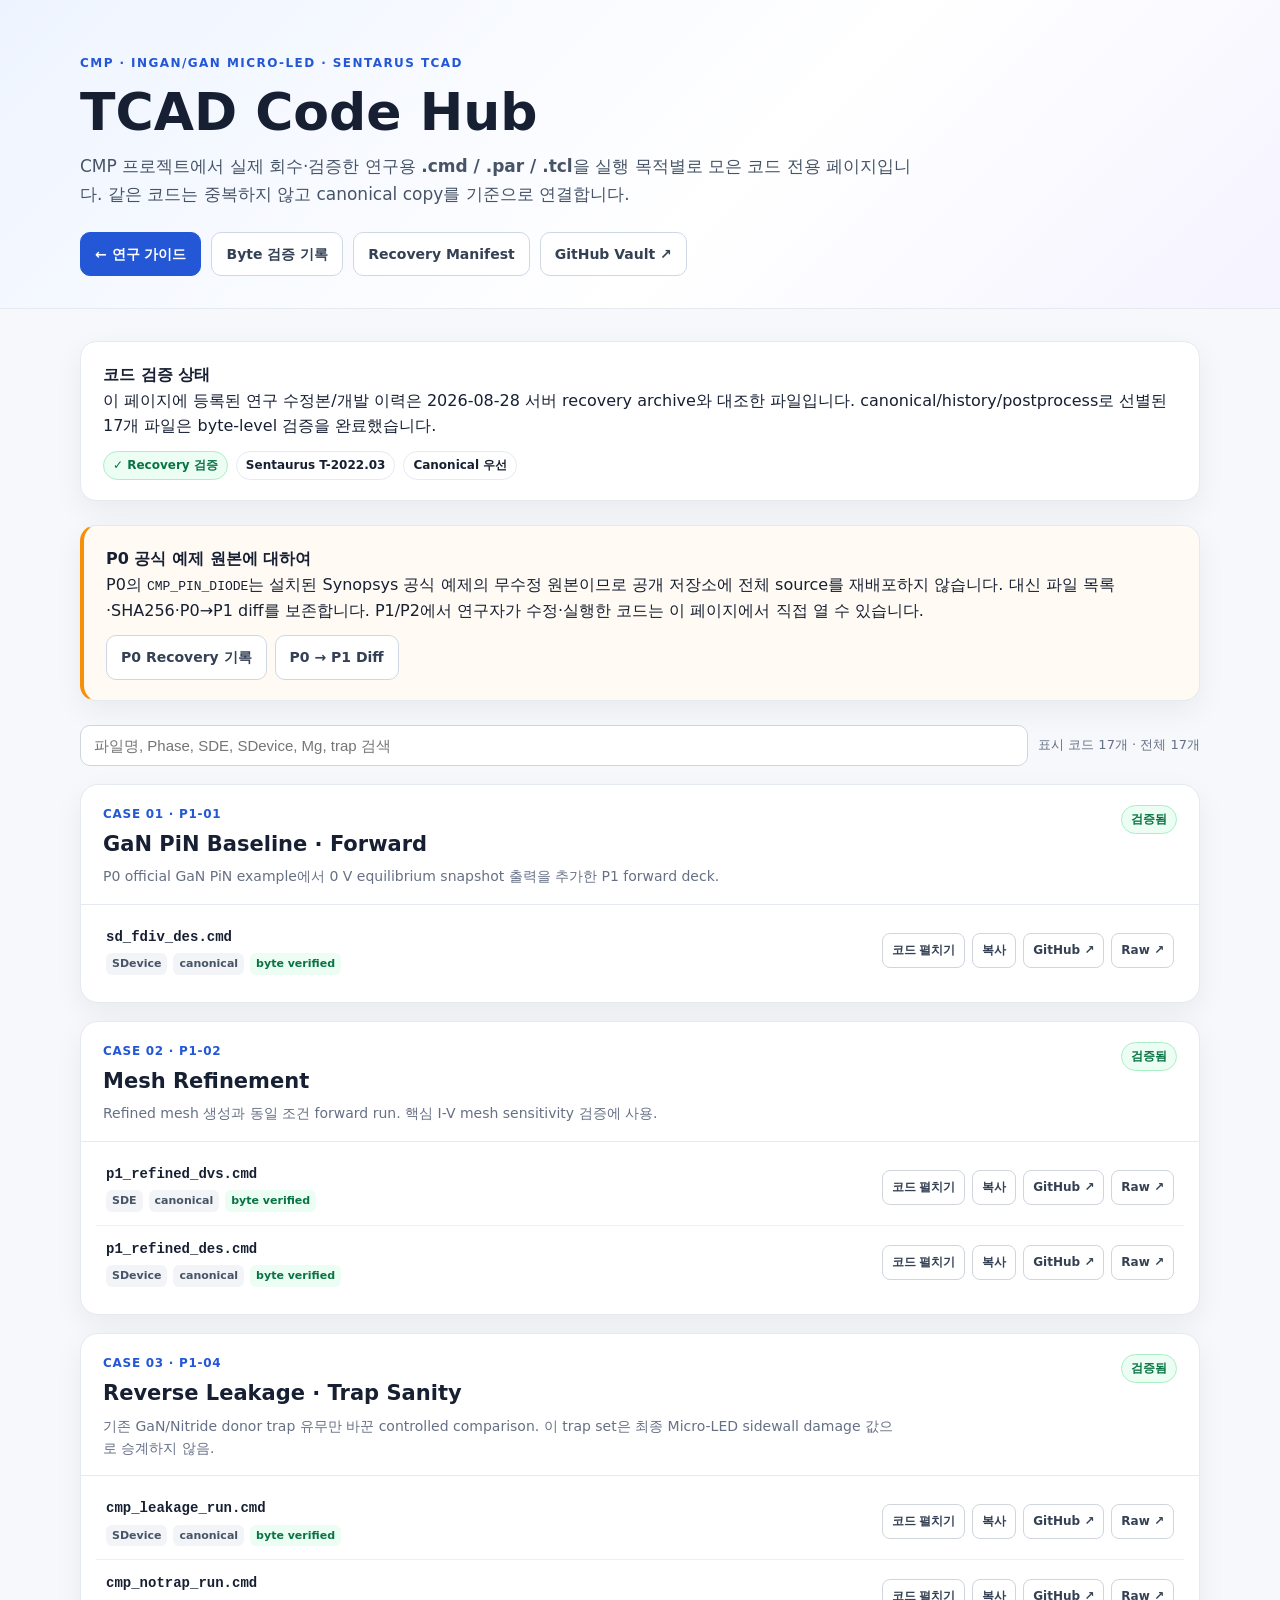
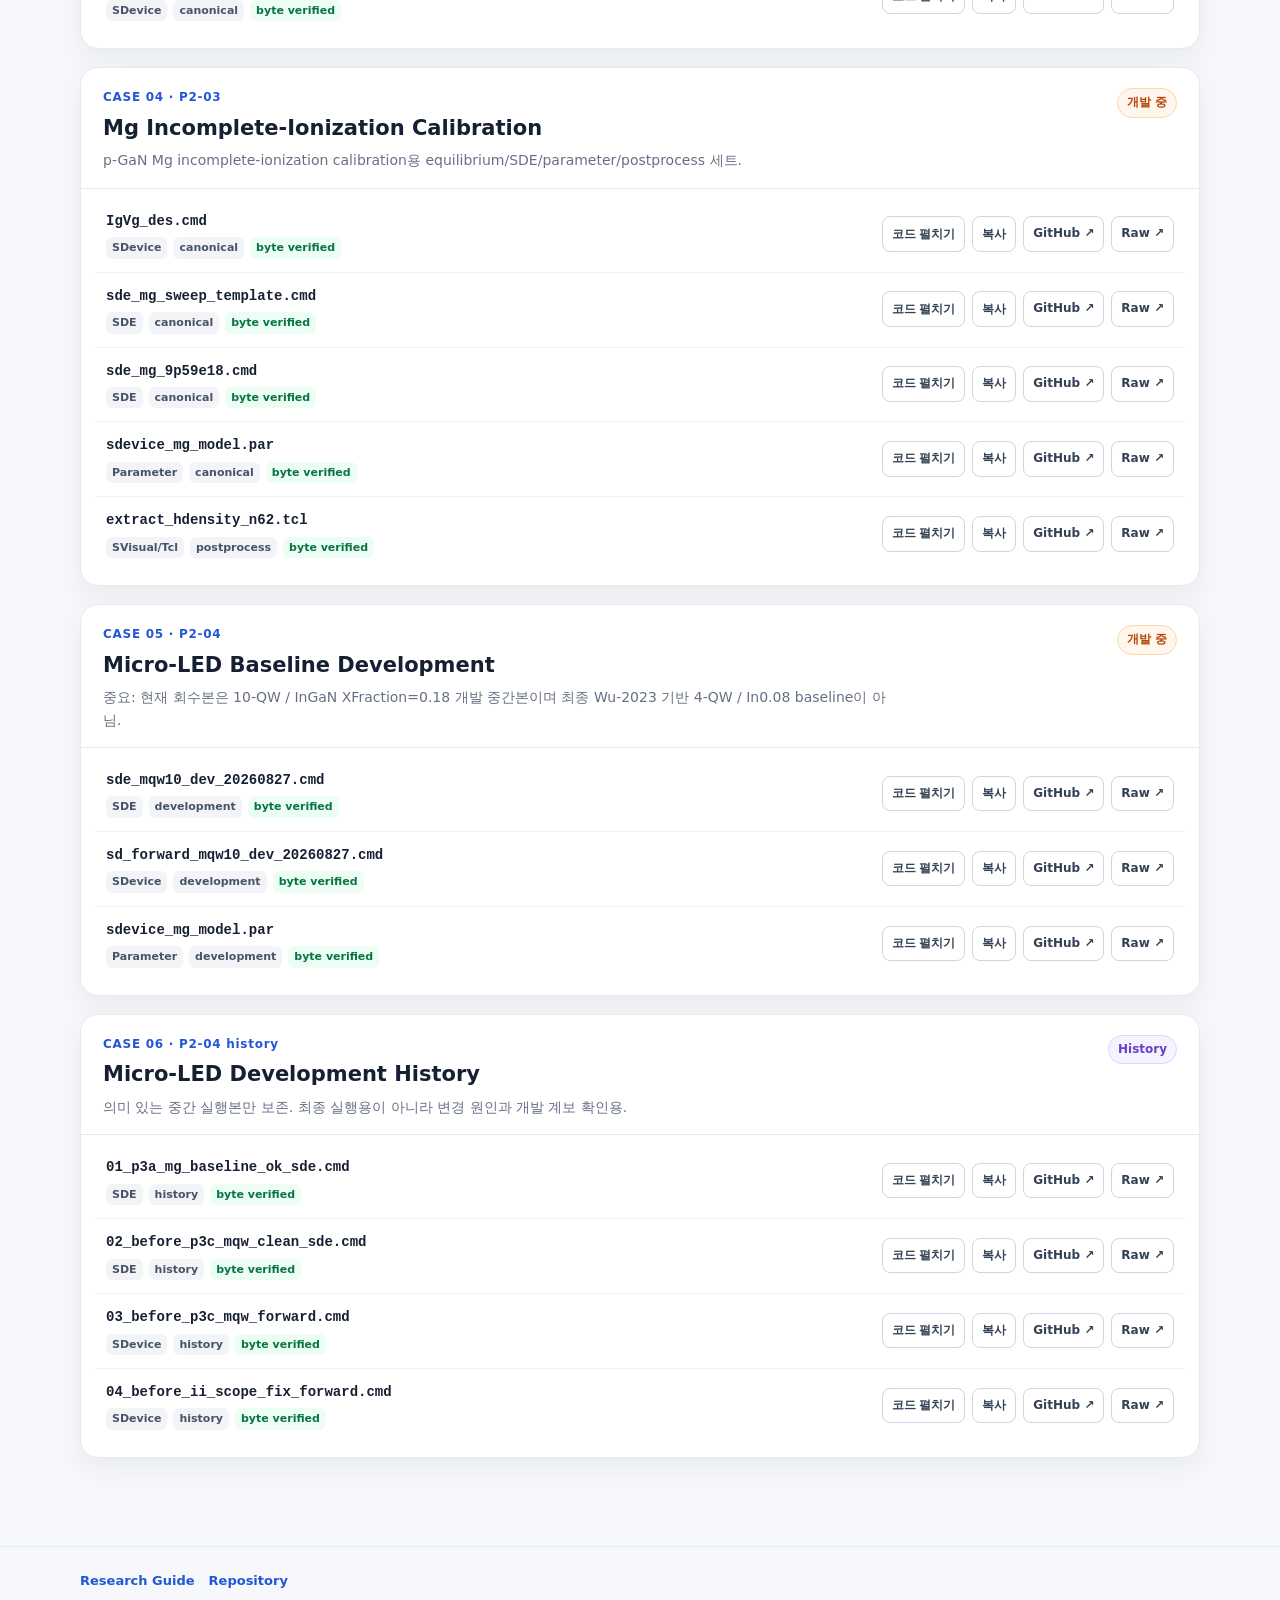
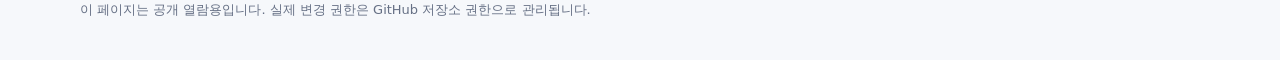
<file: cmp-microled-code/index.html>
<!doctype html>
<html lang="ko">
<head>
<meta charset="utf-8" />
<meta name="viewport" content="width=device-width, initial-scale=1" />
<meta http-equiv="Cache-Control" content="no-cache, no-store, must-revalidate" />
<title>CMP Micro-LED TCAD Code Hub</title>
<meta name="description" content="CMP InGaN/GaN Micro-LED Sentaurus TCAD command, parameter and Tcl code collection" />
<style>
:root{--bg:#f6f8fb;--card:#fff;--ink:#172033;--muted:#667085;--line:#e5e9f0;--blue:#2457d6;--green:#087443;--greenbg:#ecfdf3;--orange:#b54708;--orangebg:#fff7ed;--purple:#6941c6;--purplebg:#f5f3ff;--shadow:0 10px 30px rgba(16,24,40,.06)}
*{box-sizing:border-box}body{margin:0;background:var(--bg);color:var(--ink);font-family:Inter,Pretendard,"Noto Sans KR",system-ui,-apple-system,BlinkMacSystemFont,"Segoe UI",sans-serif;line-height:1.6}.wrap{width:min(1120px,calc(100% - 32px));margin:0 auto}.hero{padding:54px 0 32px;background:linear-gradient(135deg,#eef4ff 0%,#fff 58%,#f5f3ff 100%);border-bottom:1px solid var(--line)}.eyebrow{font-size:12px;font-weight:800;letter-spacing:.12em;color:var(--blue);text-transform:uppercase}.hero h1{font-size:clamp(30px,5vw,52px);line-height:1.12;margin:10px 0 12px}.lead{max-width:850px;color:#475467;font-size:17px;margin:0}.hero-actions{display:flex;flex-wrap:wrap;gap:10px;margin-top:24px}.btn{display:inline-flex;align-items:center;gap:7px;border:1px solid #cfd7e6;border-radius:10px;background:#fff;color:#344054;text-decoration:none;padding:10px 14px;font-weight:750;font-size:14px;cursor:pointer}.btn:hover{border-color:#9eb3df;transform:translateY(-1px)}.btn.primary{background:var(--blue);color:#fff;border-color:var(--blue)}main{padding:32px 0 70px}.notice{background:#fff;border:1px solid var(--line);border-radius:16px;padding:20px 22px;box-shadow:var(--shadow);margin-bottom:24px}.warning{border-left:4px solid #f79009;background:#fffbf4}.meta-row{display:flex;flex-wrap:wrap;gap:8px;margin-top:12px}.badge{display:inline-flex;align-items:center;border-radius:999px;padding:4px 9px;font-size:12px;font-weight:800;border:1px solid var(--line);background:#fff}.badge.ok{color:var(--green);background:var(--greenbg);border-color:#abefc6}.badge.dev{color:var(--orange);background:var(--orangebg);border-color:#fed7aa}.badge.history{color:var(--purple);background:var(--purplebg);border-color:#d9d6fe}.toolbar{display:flex;gap:10px;align-items:center;margin:24px 0 18px}.search{flex:1;border:1px solid #d0d5dd;border-radius:10px;padding:11px 13px;font-size:15px;background:#fff}.count{font-size:13px;color:var(--muted);white-space:nowrap}.group{background:var(--card);border:1px solid var(--line);border-radius:18px;box-shadow:var(--shadow);margin:0 0 18px;overflow:hidden}.group-head{padding:20px 22px 16px;border-bottom:1px solid var(--line);display:flex;gap:18px;justify-content:space-between;align-items:flex-start}.group-kicker{font-size:12px;font-weight:850;color:var(--blue);letter-spacing:.06em}.group h2{margin:4px 0;font-size:21px}.group-note{margin:0;color:var(--muted);font-size:14px;max-width:800px}.file-list{padding:8px 14px 14px}.file{border:1px solid transparent;border-radius:12px;padding:12px 10px}.file+.file{border-top-color:#edf0f4;border-top-left-radius:0;border-top-right-radius:0}.file-top{display:flex;gap:12px;justify-content:space-between;align-items:center}.file-name{font-family:"Cascadia Code","SFMono-Regular",Consolas,monospace;font-size:14px;font-weight:700;overflow-wrap:anywhere}.file-sub{display:flex;flex-wrap:wrap;gap:6px;margin-top:5px}.mini{font-size:11px;font-weight:800;color:#475467;background:#f2f4f7;border-radius:6px;padding:2px 6px}.mini.verified{color:var(--green);background:var(--greenbg)}.file-actions{display:flex;flex-wrap:wrap;gap:7px;justify-content:flex-end}.smallbtn{border:1px solid #d0d5dd;border-radius:8px;background:#fff;color:#344054;padding:7px 9px;font-size:12px;font-weight:750;text-decoration:none;cursor:pointer}.smallbtn:hover{background:#f9fafb}.codebox{display:none;margin-top:11px;background:#101828;color:#e4e7ec;border-radius:10px;padding:14px;max-height:520px;overflow:auto;font-family:"Cascadia Code","SFMono-Regular",Consolas,monospace;font-size:12px;line-height:1.55;white-space:pre}.codebox.open{display:block}.codebox.loading{color:#b2ccff}.codebox.error{color:#fecdca}.empty{padding:40px;text-align:center;color:var(--muted)}footer{border-top:1px solid var(--line);padding:24px 0 40px;color:var(--muted);font-size:13px}.footlinks{display:flex;flex-wrap:wrap;gap:14px;margin-bottom:8px}.footlinks a{color:var(--blue);text-decoration:none;font-weight:750}@media(max-width:700px){.group-head,.file-top{flex-direction:column}.file-actions{justify-content:flex-start}.toolbar{align-items:stretch;flex-direction:column}.count{white-space:normal}}
</style>
</head>
<body>
<header class="hero"><div class="wrap">
  <div class="eyebrow">CMP · InGaN/GaN MICRO-LED · SENTARUS TCAD</div>
  <h1>TCAD Code Hub</h1>
  <p class="lead">CMP 프로젝트에서 실제 회수·검증한 연구용 <strong>.cmd / .par / .tcl</strong>을 실행 목적별로 모은 코드 전용 페이지입니다. 같은 코드는 중복하지 않고 canonical copy를 기준으로 연결합니다.</p>
  <div class="hero-actions">
    <a class="btn primary" href="../cmp-microled-guide/">← 연구 가이드</a>
    <a class="btn" href="../cmp-microled-guide/tcad-vault/2026-08-28_COMMAND_BYTE_VERIFICATION.md">Byte 검증 기록</a>
    <a class="btn" href="../cmp-microled-guide/tcad-vault/2026-08-28_COMMAND_RECOVERY_MANIFEST.md">Recovery Manifest</a>
    <a class="btn" href="https://github.com/TaekGyu0801/LEE-TAEK-GYU.github.io/tree/main/cmp-microled-guide/tcad-vault" target="_blank" rel="noopener">GitHub Vault ↗</a>
  </div>
</div></header>
<main class="wrap">
  <section class="notice">
    <strong>코드 검증 상태</strong><br>
    이 페이지에 등록된 연구 수정본/개발 이력은 2026-08-28 서버 recovery archive와 대조한 파일입니다. canonical/history/postprocess로 선별된 17개 파일은 byte-level 검증을 완료했습니다.
    <div class="meta-row"><span class="badge ok">✓ Recovery 검증</span><span class="badge">Sentaurus T-2022.03</span><span class="badge">Canonical 우선</span></div>
  </section>
  <section class="notice warning">
    <strong>P0 공식 예제 원본에 대하여</strong><br>
    P0의 <code>CMP_PIN_DIODE</code>는 설치된 Synopsys 공식 예제의 무수정 원본이므로 공개 저장소에 전체 source를 재배포하지 않습니다. 대신 파일 목록·SHA256·P0→P1 diff를 보존합니다. P1/P2에서 연구자가 수정·실행한 코드는 이 페이지에서 직접 열 수 있습니다.
    <div class="meta-row"><a class="btn" href="../cmp-microled-guide/tcad-vault/P0/P0-02/README.md">P0 Recovery 기록</a><a class="btn" href="../cmp-microled-guide/tcad-vault/P0/P0-02/P0_TO_P1_DIFF.md">P0 → P1 Diff</a></div>
  </section>
  <div class="toolbar"><input id="search" class="search" type="search" placeholder="파일명, Phase, SDE, SDevice, Mg, trap 검색" /><div id="count" class="count">불러오는 중…</div></div>
  <div id="groups"><div class="empty">코드 목록 불러오는 중…</div></div>
</main>
<footer><div class="wrap"><div class="footlinks"><a href="../cmp-microled-guide/">Research Guide</a><a href="https://github.com/TaekGyu0801/LEE-TAEK-GYU.github.io" target="_blank" rel="noopener">Repository</a></div><div>이 페이지는 공개 열람용입니다. 실제 변경 권한은 GitHub 저장소 권한으로 관리됩니다.</div></div></footer>
<script>
const repo='TaekGyu0801/LEE-TAEK-GYU.github.io';
const branch='main';
let manifest=null;
const groupsEl=document.getElementById('groups');
const searchEl=document.getElementById('search');
const countEl=document.getElementById('count');
const esc=s=>String(s).replace(/[&<>"']/g,c=>({'&':'&amp;','<':'&lt;','>':'&gt;','"':'&quot;',"'":'&#039;'}[c]));
function statusBadge(s){if(s==='verified')return '<span class="badge ok">검증됨</span>';if(s==='development'||s==='in-progress')return '<span class="badge dev">개발 중</span>';return '<span class="badge history">History</span>'}
function gh(path){return `https://github.com/${repo}/blob/${branch}/${path}`}
function raw(path){return `https://raw.githubusercontent.com/${repo}/${branch}/${path}`}
function api(path){return `https://api.github.com/repos/${repo}/contents/${path.split('/').map(encodeURIComponent).join('/')}?ref=${branch}`}
function render(q=''){
 const query=q.trim().toLowerCase();let visibleFiles=0;let html='';
 for(const g of manifest.groups){
  const files=g.files.filter(f=>!query||`${g.phase} ${g.title} ${g.note} ${f.name} ${f.type} ${f.state}`.toLowerCase().includes(query));
  if(!files.length)continue;visibleFiles+=files.length;
  html+=`<section class="group"><div class="group-head"><div><div class="group-kicker">CASE ${esc(g.id)} · ${esc(g.phase)}</div><h2>${esc(g.title)}</h2><p class="group-note">${esc(g.note)}</p></div>${statusBadge(g.status)}</div><div class="file-list">`;
  for(const f of files){html+=`<article class="file" data-path="${esc(f.path)}"><div class="file-top"><div><div class="file-name">${esc(f.name)}</div><div class="file-sub"><span class="mini">${esc(f.type)}</span><span class="mini">${esc(f.state)}</span>${f.verified?'<span class="mini verified">byte verified</span>':''}</div></div><div class="file-actions"><button class="smallbtn view" type="button">코드 펼치기</button><button class="smallbtn copy" type="button">복사</button><a class="smallbtn" href="${gh(f.path)}" target="_blank" rel="noopener">GitHub ↗</a><a class="smallbtn" href="${raw(f.path)}" target="_blank" rel="noopener">Raw ↗</a></div></div><pre class="codebox"></pre></article>`}
  html+='</div></section>';
 }
 groupsEl.innerHTML=html||'<div class="empty">검색 결과가 없습니다.</div>';
 countEl.textContent=`표시 코드 ${visibleFiles}개 · 전체 ${manifest.groups.reduce((n,g)=>n+g.files.length,0)}개`;
 wire();
}
function decodeBase64Utf8(value){const binary=atob(value.replace(/\s/g,''));const bytes=Uint8Array.from(binary,c=>c.charCodeAt(0));return new TextDecoder('utf-8').decode(bytes)}
async function getCode(article){
 const box=article.querySelector('.codebox');
 if(box.dataset.loaded==='1')return box.textContent;
 const path=article.dataset.path;
 box.classList.add('open','loading');box.classList.remove('error');box.textContent='코드 불러오는 중…';
 try{
  const r=await fetch(`${raw(path)}?v=${Date.now()}`,{cache:'no-store'});
  if(r.ok){const text=await r.text();box.textContent=text;box.dataset.loaded='1';box.classList.remove('loading');return text}
 }catch(e){}
 try{
  const r=await fetch(`${api(path)}&v=${Date.now()}`,{cache:'no-store',headers:{'Accept':'application/vnd.github+json'}});
  if(!r.ok)throw new Error(`GitHub API HTTP ${r.status}`);
  const data=await r.json();
  const text=data.encoding==='base64'?decodeBase64Utf8(data.content||''):String(data.content||'');
  if(!text)throw new Error('empty content');
  box.textContent=text;box.dataset.loaded='1';box.classList.remove('loading');return text;
 }catch(e){box.classList.remove('loading');box.classList.add('error');box.textContent=`코드를 자동으로 불러오지 못했습니다.\n오른쪽의 GitHub 또는 Raw 버튼으로 열어 주세요.\n\n오류: ${e.message}`;throw e}
}
function wire(){
 document.querySelectorAll('.file').forEach(article=>{
  const view=article.querySelector('.view');const copy=article.querySelector('.copy');const box=article.querySelector('.codebox');
  view?.addEventListener('click',async()=>{
   if(box.classList.contains('open')&&box.dataset.loaded==='1'){box.classList.remove('open');view.textContent='코드 펼치기';return}
   box.classList.add('open');view.textContent='코드 접기';try{await getCode(article)}catch(e){}
  });
  copy?.addEventListener('click',async()=>{try{const text=await getCode(article);await navigator.clipboard.writeText(text);copy.textContent='복사됨 ✓';setTimeout(()=>copy.textContent='복사',1200)}catch(e){copy.textContent='복사 실패';setTimeout(()=>copy.textContent='복사',1500)}});
 });
}
async function init(){
 try{const r=await fetch(`code-manifest.json?v=${Date.now()}`,{cache:'no-store'});if(!r.ok)throw new Error(`HTTP ${r.status}`);manifest=await r.json();render()}catch(e){groupsEl.innerHTML=`<div class="empty">코드 목록을 불러오지 못했습니다.<br>${esc(e.message)}</div>`}
}
searchEl.addEventListener('input',()=>manifest&&render(searchEl.value));
init();
</script>
</body>
</html>
</file>
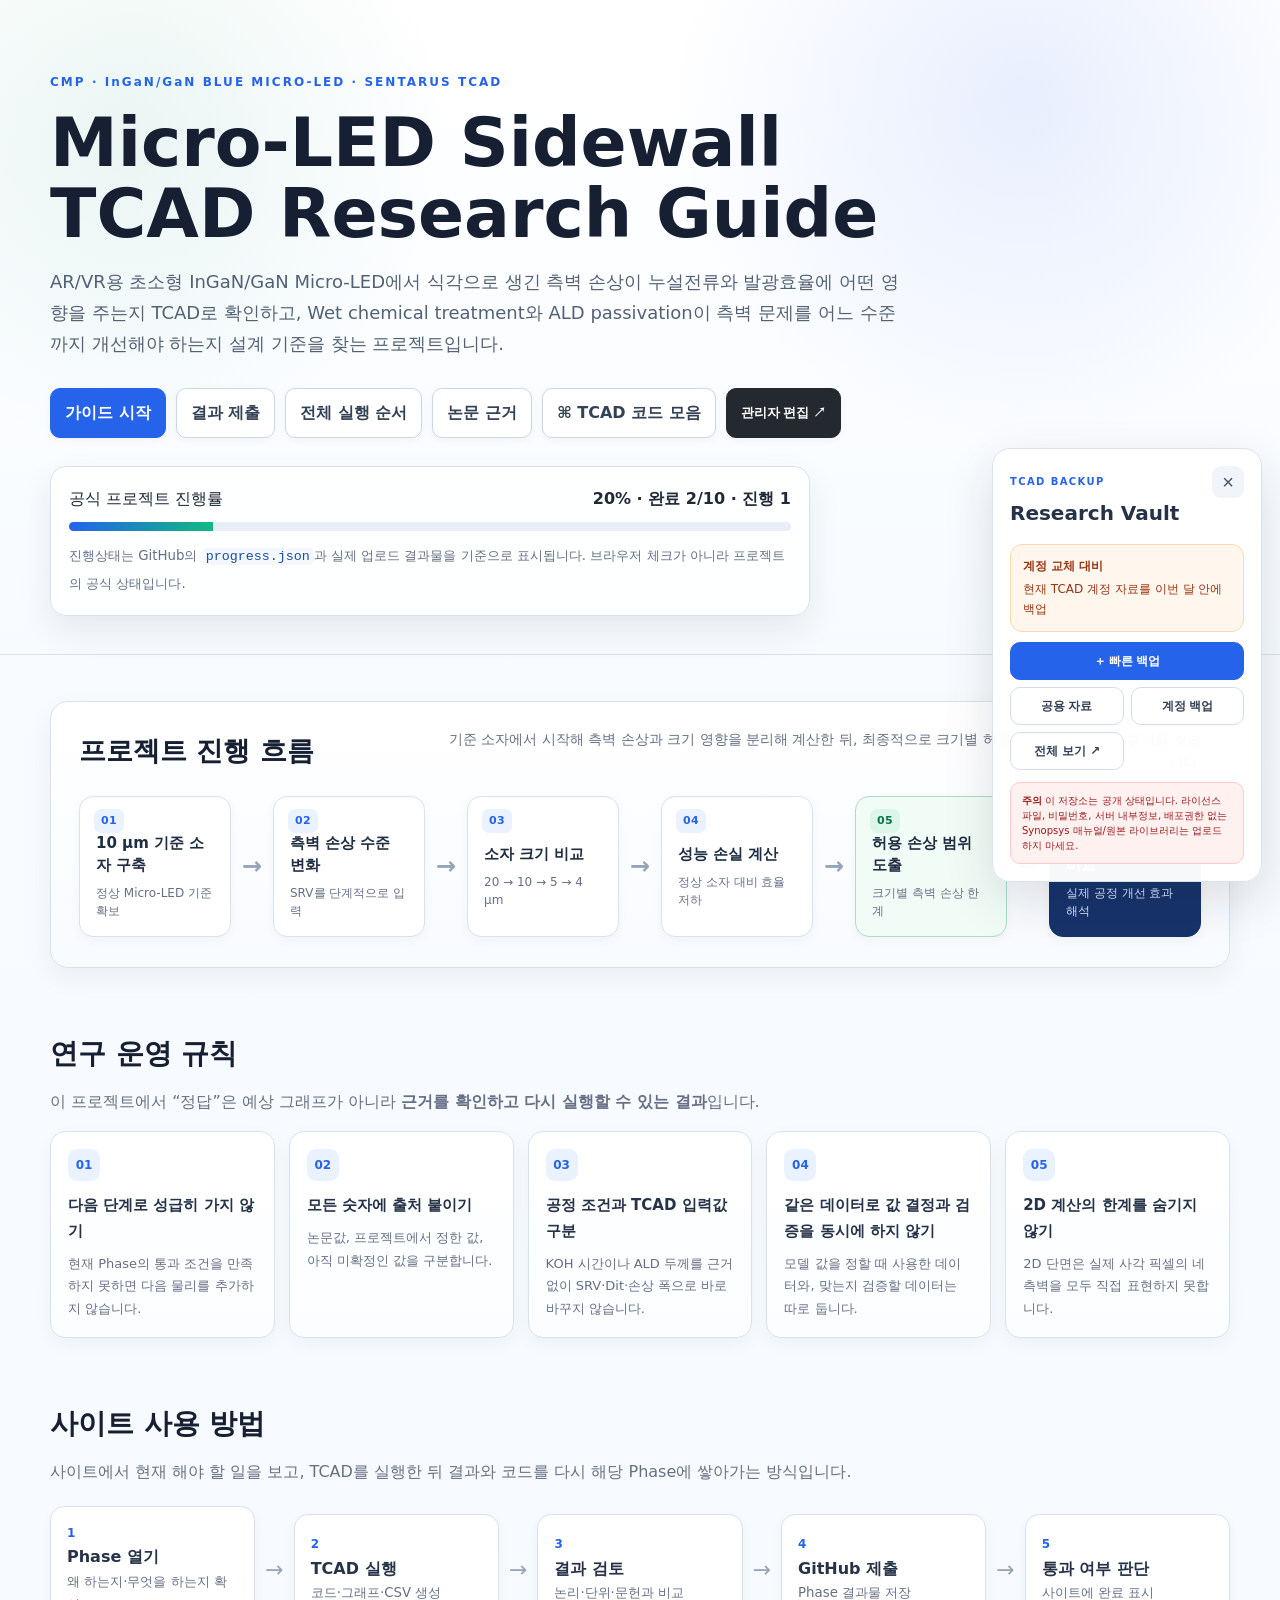
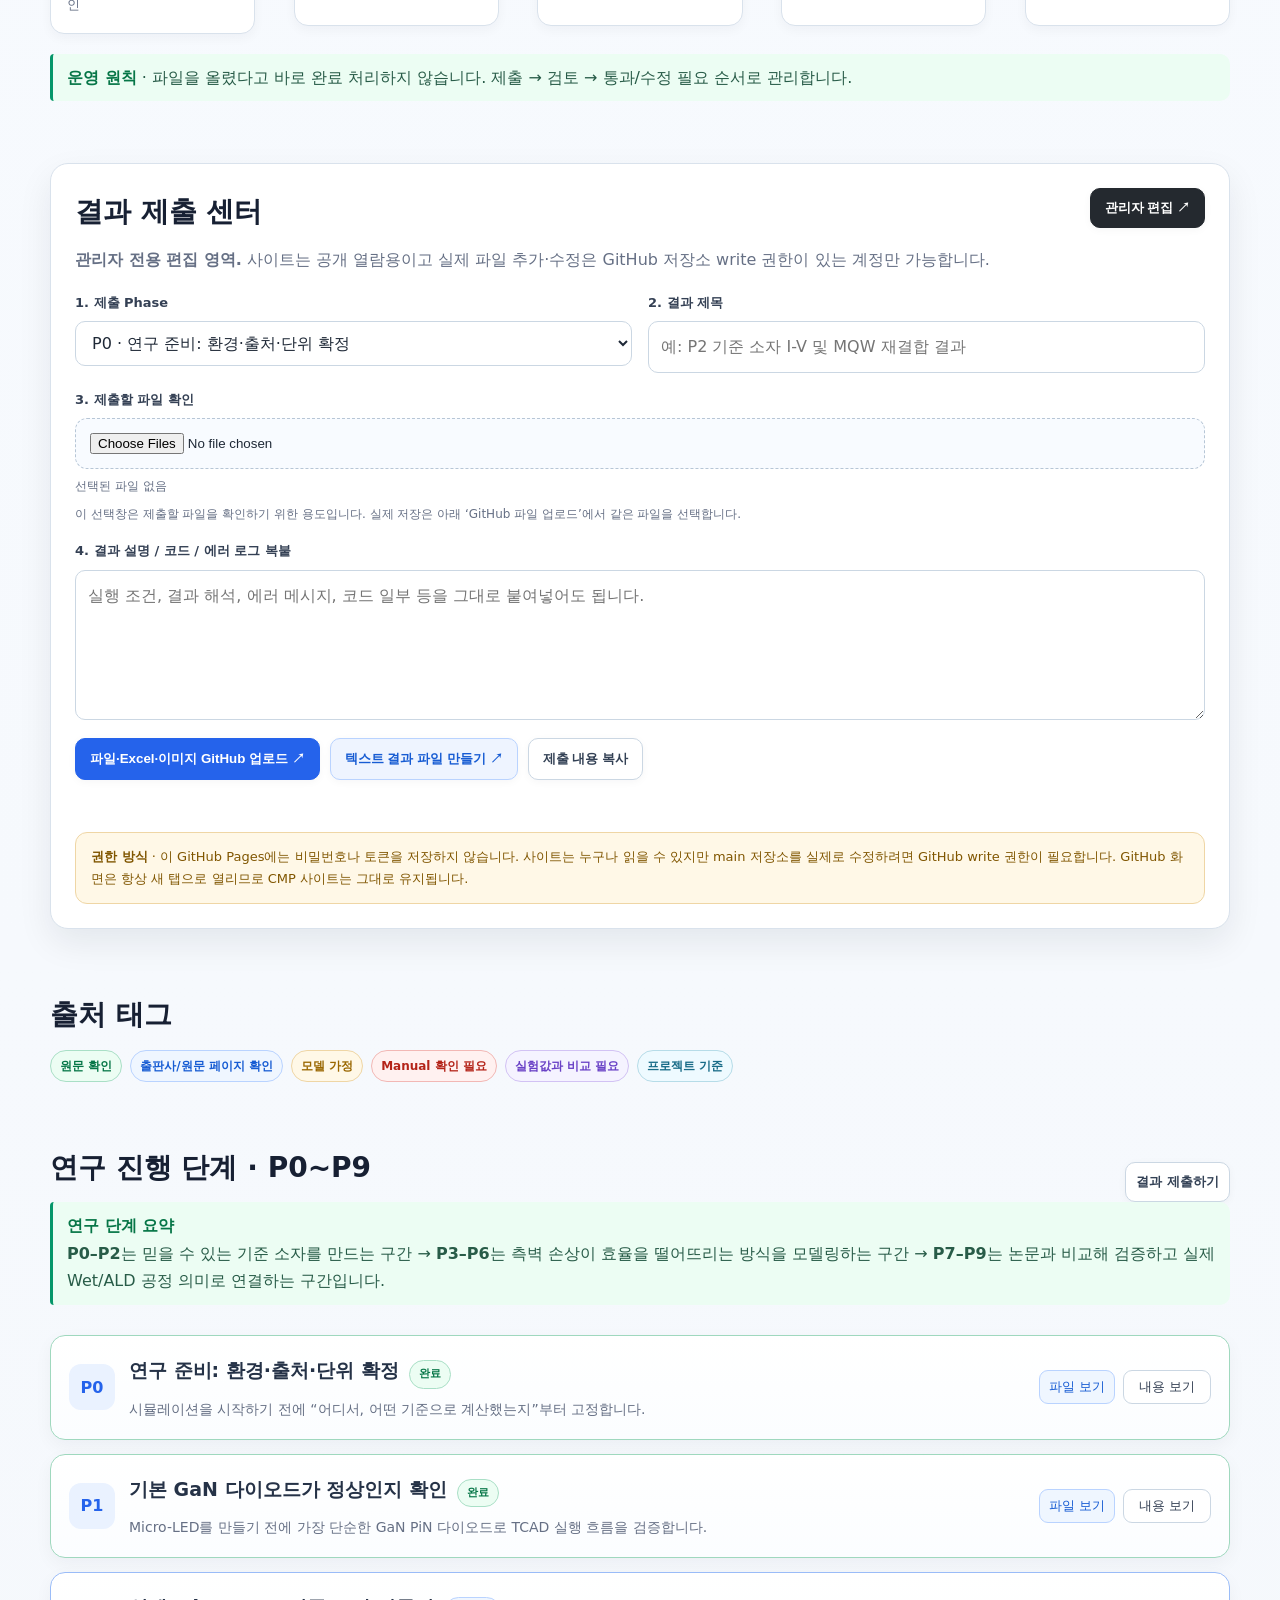
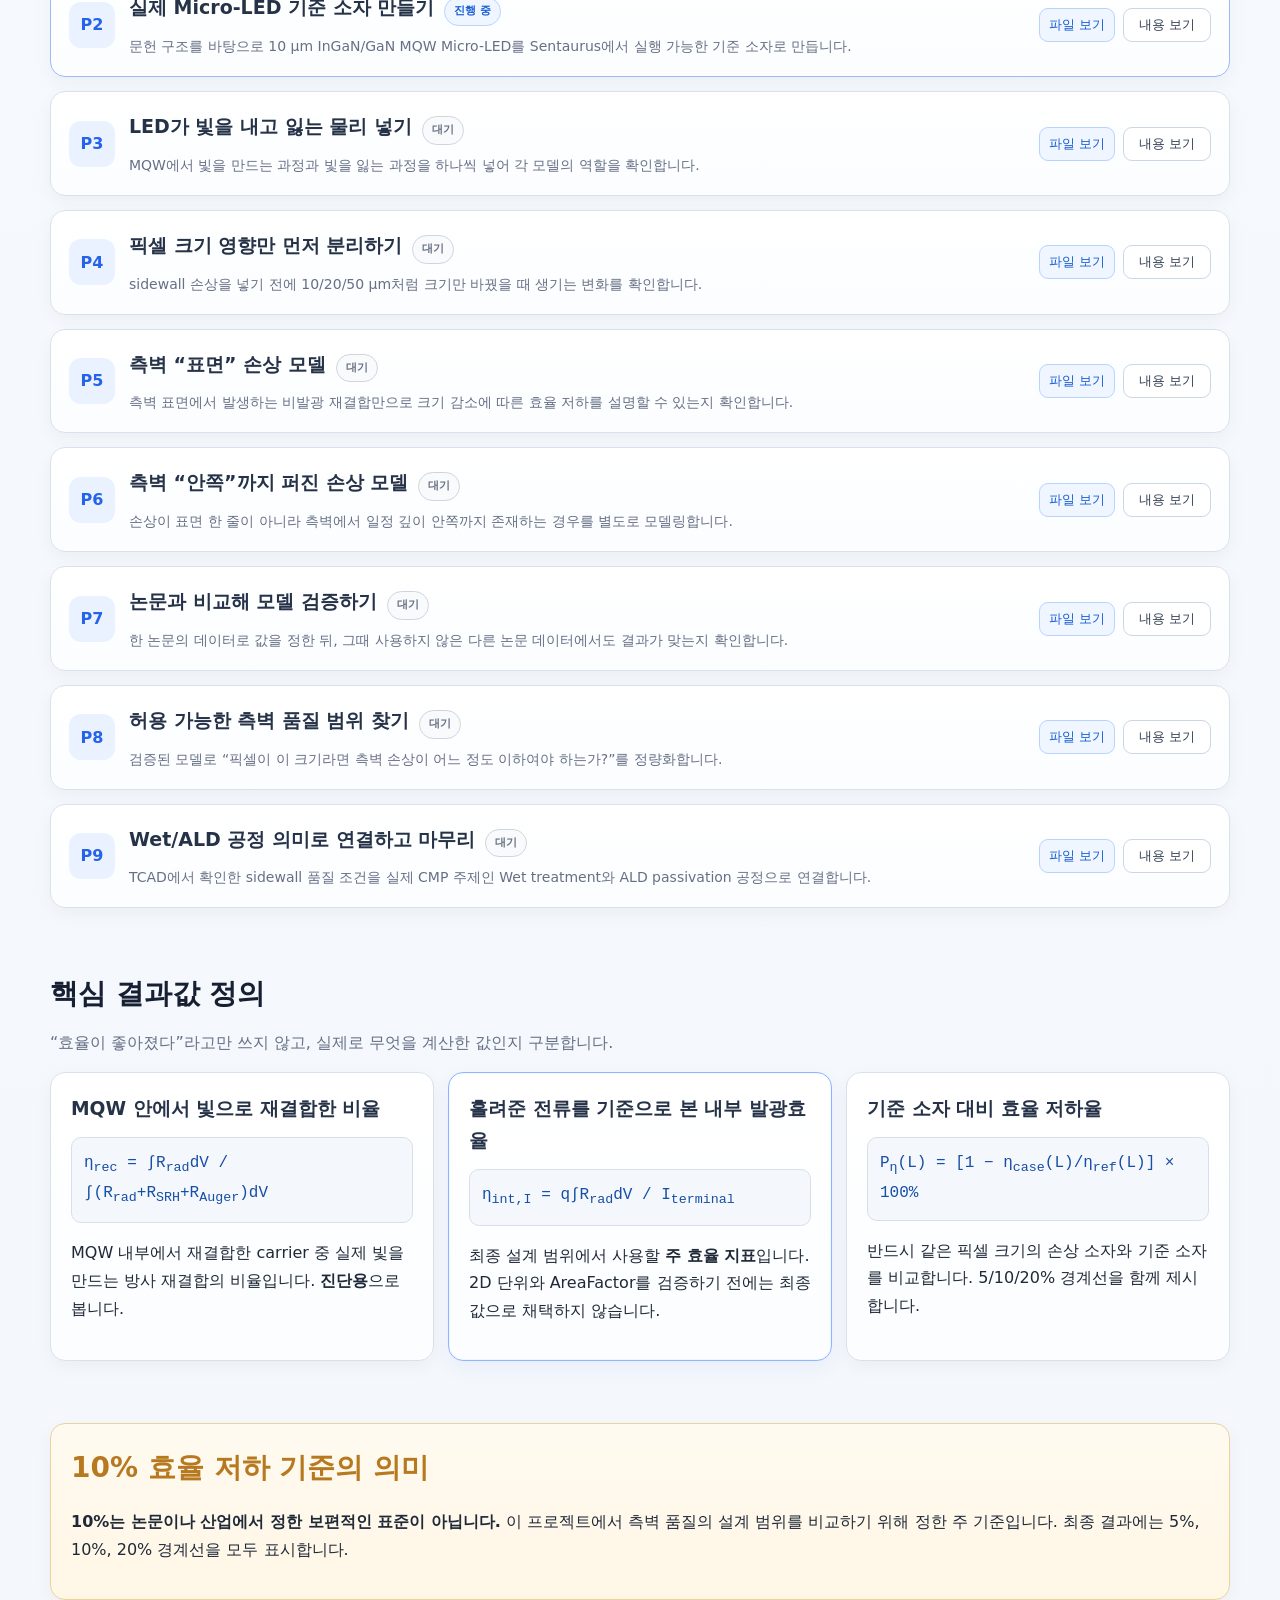
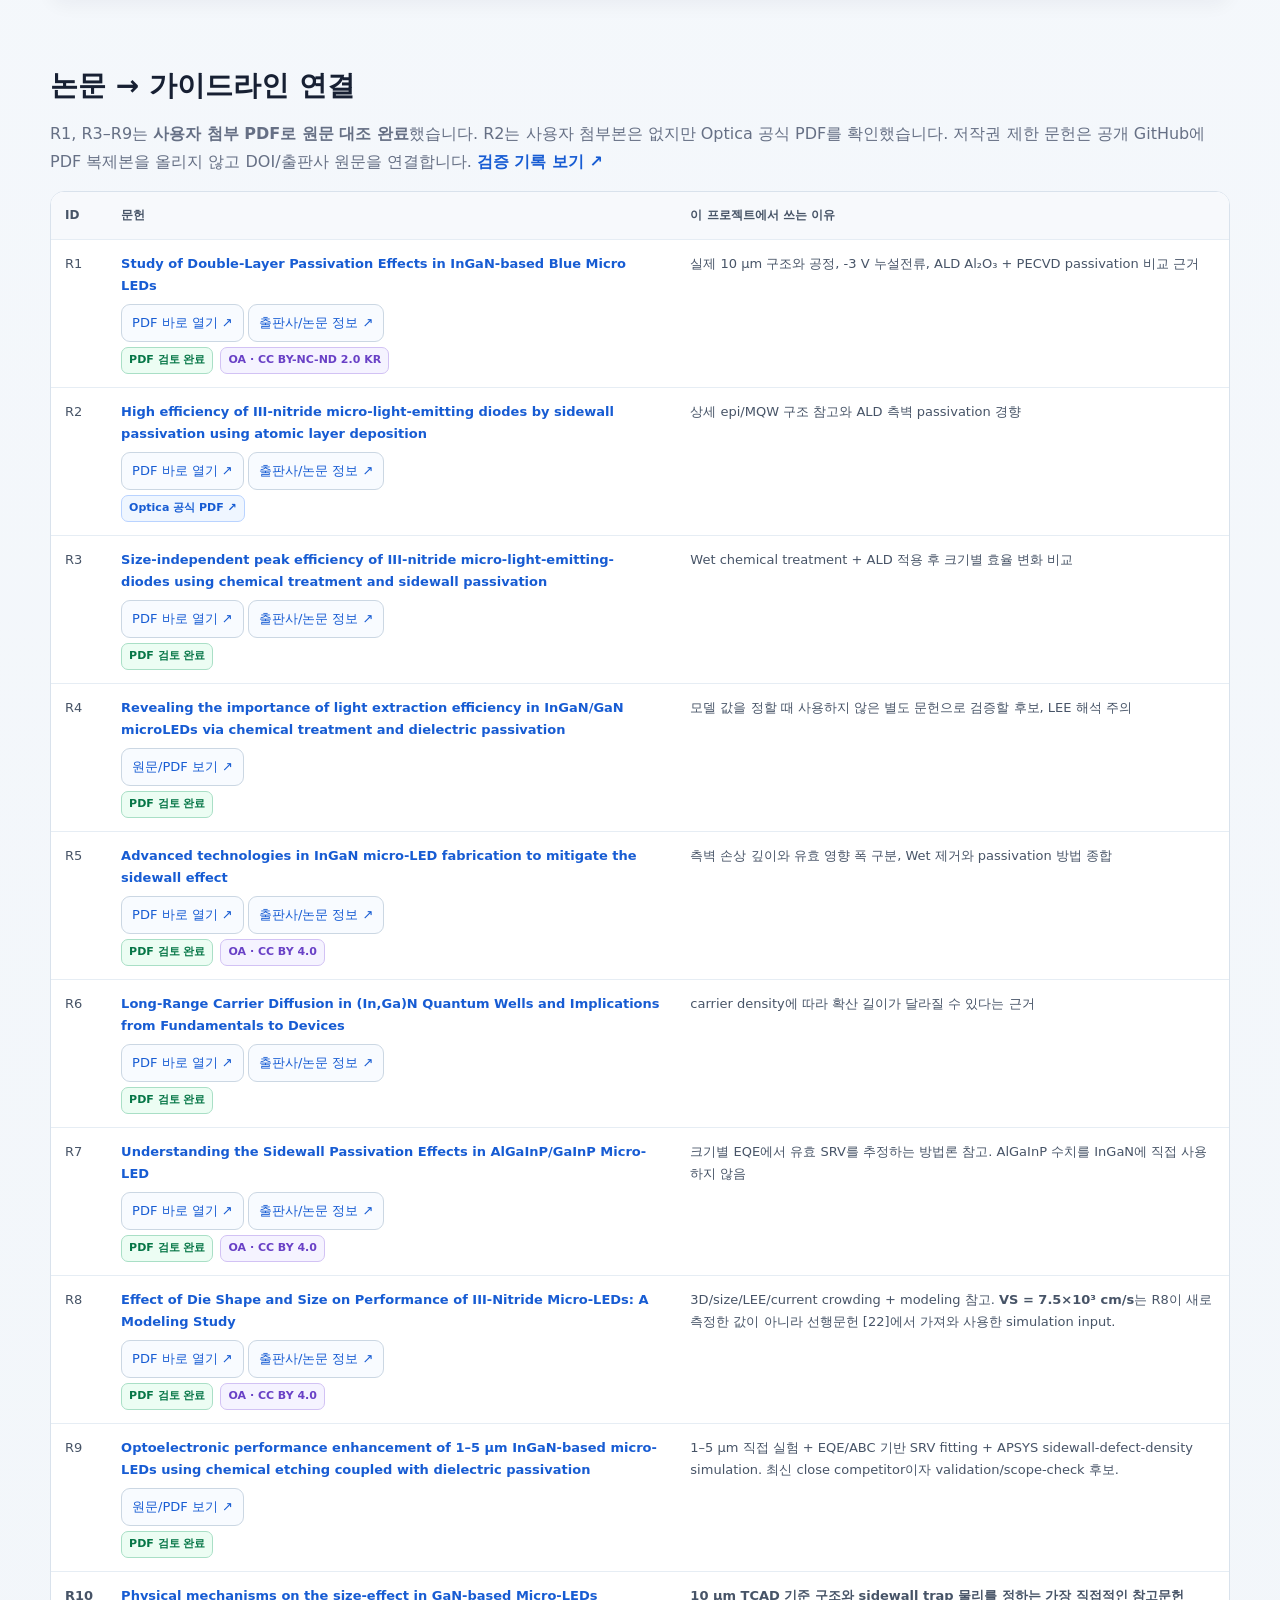
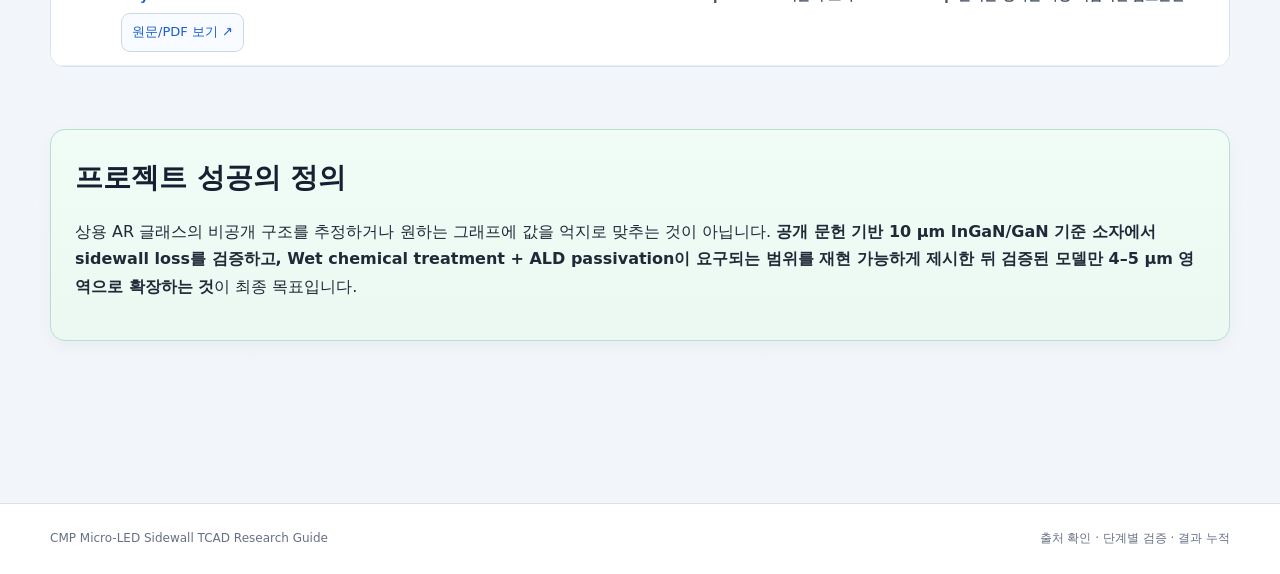
<file: cmp-microled-guide/index.html>
<!doctype html>
<html lang="ko">
<head>
  <meta charset="utf-8" />
  <meta name="viewport" content="width=device-width, initial-scale=1" />
  <title>CMP Micro-LED TCAD Research Guide</title>
  <meta name="description" content="InGaN/GaN Micro-LED sidewall TCAD research guide, progress dashboard, artifacts and validation gates" />
  <link rel="stylesheet" href="style.css?v=20260825-light2" />
  <link rel="stylesheet" href="submit.css?v=20260829-pipeline2" />
</head>
<body>
  <header class="hero">
    <div class="wrap">
      <div class="eyebrow">CMP · InGaN/GaN BLUE MICRO-LED · SENTARUS TCAD</div>
      <h1>Micro-LED Sidewall TCAD Research Guide</h1>
      <p class="lead">AR/VR용 초소형 InGaN/GaN Micro-LED에서 식각으로 생긴 측벽 손상이 누설전류와 발광효율에 어떤 영향을 주는지 TCAD로 확인하고, Wet chemical treatment와 ALD passivation이 측벽 문제를 어느 수준까지 개선해야 하는지 설계 기준을 찾는 프로젝트입니다.</p>
      <div class="hero-actions">
        <a class="btn primary" href="#workflow">가이드 시작</a>
        <a class="btn" href="#submit">결과 제출</a>
        <a class="btn" href="GUIDELINE.md">전체 실행 순서</a>
        <a class="btn" href="#references">논문 근거</a>
        <button class="btn login-btn" id="githubLoginBtn" type="button">GitHub 로그인 ↗</button>
      </div>
      <div class="progress-card">
        <div class="progress-head"><span>공식 프로젝트 진행률</span><strong id="progressText">불러오는 중…</strong></div>
        <div class="progress"><div id="progressBar"></div></div>
        <small>진행상태는 GitHub의 <code>progress.json</code>과 실제 업로드 결과물을 기준으로 표시됩니다. 브라우저 체크가 아니라 프로젝트의 공식 상태입니다.</small>
      </div>
    </div>
  </header>

  <main class="wrap">
    <section class="project-pipeline" aria-labelledby="pipelineTitle">
      <div class="pipeline-heading">
        <h2 id="pipelineTitle">프로젝트 진행 흐름</h2>
        <p>기준 소자에서 시작해 측벽 손상과 크기 영향을 분리해 계산한 뒤, 최종적으로 크기별 허용 가능한 측벽 손상 범위를 찾습니다.</p>
      </div>
      <div class="pipeline-grid">
        <article class="pipeline-step">
          <b>01</b>
          <strong>10 µm 기준 소자 구축</strong>
          <span>정상 Micro-LED 기준 확보</span>
        </article>
        <div class="pipeline-arrow">→</div>
        <article class="pipeline-step">
          <b>02</b>
          <strong>측벽 손상 수준 변화</strong>
          <span>SRV를 단계적으로 입력</span>
        </article>
        <div class="pipeline-arrow">→</div>
        <article class="pipeline-step">
          <b>03</b>
          <strong>소자 크기 비교</strong>
          <span>20 → 10 → 5 → 4 µm</span>
        </article>
        <div class="pipeline-arrow">→</div>
        <article class="pipeline-step">
          <b>04</b>
          <strong>성능 손실 계산</strong>
          <span>정상 소자 대비 효율 저하</span>
        </article>
        <div class="pipeline-arrow">→</div>
        <article class="pipeline-step pipeline-step-result">
          <b>05</b>
          <strong>허용 손상 범위 도출</strong>
          <span>크기별 측벽 손상 한계</span>
        </article>
        <div class="pipeline-arrow">→</div>
        <article class="pipeline-step pipeline-step-final">
          <b>06</b>
          <strong>Wet / ALD와 비교</strong>
          <span>실제 공정 개선 효과 해석</span>
        </article>
      </div>
    </section>

    <section class="rules" id="rules">
      <h2>연구 운영 규칙</h2>
      <p class="section-intro">이 프로젝트에서 “정답”은 예상 그래프가 아니라 <strong>근거를 확인하고 다시 실행할 수 있는 결과</strong>입니다.</p>
      <div class="grid rules-grid">
        <article class="rule"><b>01</b><h3>다음 단계로 성급히 가지 않기</h3><p>현재 Phase의 통과 조건을 만족하지 못하면 다음 물리를 추가하지 않습니다.</p></article>
        <article class="rule"><b>02</b><h3>모든 숫자에 출처 붙이기</h3><p>논문값, 프로젝트에서 정한 값, 아직 미확정인 값을 구분합니다.</p></article>
        <article class="rule"><b>03</b><h3>공정 조건과 TCAD 입력값 구분</h3><p>KOH 시간이나 ALD 두께를 근거 없이 SRV·Dit·손상 폭으로 바로 바꾸지 않습니다.</p></article>
        <article class="rule"><b>04</b><h3>같은 데이터로 값 결정과 검증을 동시에 하지 않기</h3><p>모델 값을 정할 때 사용한 데이터와, 맞는지 검증할 데이터는 따로 둡니다.</p></article>
        <article class="rule"><b>05</b><h3>2D 계산의 한계를 숨기지 않기</h3><p>2D 단면은 실제 사각 픽셀의 네 측벽을 모두 직접 표현하지 못합니다.</p></article>
      </div>
    </section>

    <section class="upload-flow" id="upload-flow">
      <h2>사이트 사용 방법</h2>
      <p class="section-intro">사이트에서 현재 해야 할 일을 보고, TCAD를 실행한 뒤 결과와 코드를 다시 해당 Phase에 쌓아가는 방식입니다.</p>
      <div class="flow-row">
        <div class="flow-step"><b>1</b><span>Phase 열기</span><small>왜 하는지·무엇을 하는지 확인</small></div>
        <div class="flow-arrow">→</div>
        <div class="flow-step"><b>2</b><span>TCAD 실행</span><small>코드·그래프·CSV 생성</small></div>
        <div class="flow-arrow">→</div>
        <div class="flow-step"><b>3</b><span>결과 검토</span><small>논리·단위·문헌과 비교</small></div>
        <div class="flow-arrow">→</div>
        <div class="flow-step"><b>4</b><span>GitHub 제출</span><small>Phase 결과물 저장</small></div>
        <div class="flow-arrow">→</div>
        <div class="flow-step"><b>5</b><span>통과 여부 판단</span><small>사이트에 완료 표시</small></div>
      </div>
      <div class="gate"><strong>운영 원칙</strong> · 파일을 올렸다고 바로 완료 처리하지 않습니다. 제출 → 검토 → 통과/수정 필요 순서로 관리합니다.</div>
    </section>

    <section id="submit">
      <div class="submission-center">
        <div class="submission-head">
          <div>
            <h2>결과 제출 센터</h2>
            <p>Phase를 선택하고 파일·Excel/CSV·이미지·코드·텍스트 결과를 해당 Phase의 GitHub 제출 폴더에 올립니다.</p>
          </div>
          <button class="btn login-btn" id="githubLoginBtn2" type="button" onclick="document.getElementById('githubLoginBtn').click()">GitHub 로그인 ↗</button>
        </div>

        <div class="submission-grid">
          <div class="field">
            <label for="submitPhase">1. 제출 Phase</label>
            <select id="submitPhase">
              <option value="P0">P0 · 연구 준비: 환경·출처·단위 확정</option>
              <option value="P1">P1 · 기본 GaN 다이오드 동작 확인</option>
              <option value="P2">P2 · 실제 Micro-LED 기준 소자 만들기</option>
              <option value="P3">P3 · 발광·손실 물리 넣기</option>
              <option value="P4">P4 · 픽셀 크기 영향 분리</option>
              <option value="P5">P5 · 측벽 표면 손상 모델</option>
              <option value="P6">P6 · 측벽 내부 손상 모델</option>
              <option value="P7">P7 · 논문과 비교해 모델 검증</option>
              <option value="P8">P8 · 측벽 품질 설계 범위 찾기</option>
              <option value="P9">P9 · Wet/ALD 공정으로 연결하고 마무리</option>
            </select>
          </div>

          <div class="field">
            <label for="submitTitle">2. 결과 제목</label>
            <input id="submitTitle" type="text" placeholder="예: P2 기준 소자 I-V 및 MQW 재결합 결과" />
          </div>

          <div class="field full">
            <label for="submitFiles">3. 제출할 파일 확인</label>
            <input id="submitFiles" type="file" multiple accept=".xlsx,.xls,.csv,.txt,.md,.cmd,.plt,.tdr,.log,.png,.jpg,.jpeg,.pdf,.zip" />
            <div class="helper" id="fileSummary">선택된 파일 없음</div>
            <div class="helper">이 선택창은 제출할 파일을 확인하기 위한 용도입니다. 실제 저장은 아래 ‘GitHub 파일 업로드’에서 같은 파일을 선택합니다.</div>
          </div>

          <div class="field full">
            <label for="submitText">4. 결과 설명 / 코드 / 에러 로그 복붙</label>
            <textarea id="submitText" placeholder="실행 조건, 결과 해석, 에러 메시지, 코드 일부 등을 그대로 붙여넣어도 됩니다."></textarea>
          </div>
        </div>

        <div class="submission-actions">
          <button class="btn submit-primary" id="githubUploadBtn" type="button">파일·Excel·이미지 GitHub 업로드 ↗</button>
          <button class="btn submit-secondary" id="githubNewTextBtn" type="button">텍스트 결과 파일 만들기 ↗</button>
          <button class="btn" id="copySubmissionBtn" type="button">제출 내용 복사</button>
        </div>
        <div class="copy-status" id="copyStatus"></div>
        <div class="submission-note"><strong>왜 GitHub 화면을 한 번 거치나?</strong> 이 사이트는 GitHub Pages 정적 사이트라 비밀번호나 GitHub 권한 토큰을 사이트 코드에 저장하지 않습니다. 로그인과 실제 파일 저장은 GitHub 공식 화면에서 처리하고, 이 사이트는 Phase별 제출 위치로 바로 연결합니다.</div>
      </div>
    </section>

    <section class="source-tags">
      <h2>출처 태그</h2>
      <div class="chips">
        <span class="chip source">원문 확인</span>
        <span class="chip source2">출판사/원문 페이지 확인</span>
        <span class="chip assumption">모델 가정</span>
        <span class="chip manual">Manual 확인 필요</span>
        <span class="chip calibration">실험값과 비교 필요</span>
        <span class="chip project">프로젝트 기준</span>
      </div>
    </section>

    <section id="workflow">
      <div class="section-head">
        <div><h2>연구 진행 단계 · P0~P9</h2></div>
        <a class="btn small" href="#submit">결과 제출하기</a>
      </div>
      <div id="phaseList" class="phase-list"></div>
    </section>

    <section class="metrics" id="metrics">
      <h2>핵심 결과값 정의</h2>
      <p class="section-intro">“효율이 좋아졌다”라고만 쓰지 않고, 실제로 무엇을 계산한 값인지 구분합니다.</p>
      <div class="grid metric-grid">
        <article class="metric-card"><h3>MQW 안에서 빛으로 재결합한 비율</h3><div class="formula">η<sub>rec</sub> = ∫R<sub>rad</sub>dV / ∫(R<sub>rad</sub>+R<sub>SRH</sub>+R<sub>Auger</sub>)dV</div><p>MQW 내부에서 재결합한 carrier 중 실제 빛을 만드는 방사 재결합의 비율입니다. <strong>진단용</strong>으로 봅니다.</p></article>
        <article class="metric-card focus"><h3>흘려준 전류를 기준으로 본 내부 발광효율</h3><div class="formula">η<sub>int,I</sub> = q∫R<sub>rad</sub>dV / I<sub>terminal</sub></div><p>최종 설계 범위에서 사용할 <strong>주 효율 지표</strong>입니다. 2D 단위와 AreaFactor를 검증하기 전에는 최종값으로 채택하지 않습니다.</p></article>
        <article class="metric-card"><h3>기준 소자 대비 효율 저하율</h3><div class="formula">P<sub>η</sub>(L) = [1 − η<sub>case</sub>(L)/η<sub>ref</sub>(L)] × 100%</div><p>반드시 같은 픽셀 크기의 손상 소자와 기준 소자를 비교합니다. 5/10/20% 경계선을 함께 제시합니다.</p></article>
      </div>
    </section>

    <section class="warning-box">
      <h2>10% 효율 저하 기준의 의미</h2>
      <p><strong>10%는 논문이나 산업에서 정한 보편적인 표준이 아닙니다.</strong> 이 프로젝트에서 측벽 품질의 설계 범위를 비교하기 위해 정한 주 기준입니다. 최종 결과에는 5%, 10%, 20% 경계선을 모두 표시합니다.</p>
    </section>

    <section id="references">
      <h2>논문 → 가이드라인 연결</h2>
      <p class="section-intro">논문 제목이나 아래 버튼을 누르면 가능한 경우 <strong>PDF가 바로 열리도록</strong> 연결했습니다. 출판사에서 직접 PDF 주소를 안정적으로 제공하지 않는 문헌은 원문 페이지로 연결됩니다.</p>
      <div class="table-wrap">
        <table>
          <thead><tr><th>ID</th><th>문헌</th><th>이 프로젝트에서 쓰는 이유</th></tr></thead>
          <tbody>
            <tr><td>R1</td><td><a class="paper-link" href="https://scholar.gist.ac.kr/handle/local/19726" target="_blank" rel="noopener">Study of Double-Layer Passivation Effects in InGaN-based Blue Micro LEDs</a></td><td>실제 10 µm 구조와 공정, -3 V 누설전류, ALD Al₂O₃ + PECVD passivation 비교 근거</td></tr>
            <tr><td>R2</td><td><a class="paper-link" href="https://doi.org/10.1364/OE.26.021324" target="_blank" rel="noopener">High efficiency of III-nitride micro-light-emitting diodes by sidewall passivation using atomic layer deposition</a></td><td>상세 epi/MQW 구조 참고와 ALD 측벽 passivation 경향</td></tr>
            <tr><td>R3</td><td><a class="paper-link" href="https://doi.org/10.7567/1882-0786/ab3949" target="_blank" rel="noopener">Size-independent peak efficiency of III-nitride micro-light-emitting-diodes using chemical treatment and sidewall passivation</a></td><td>Wet chemical treatment + ALD 적용 후 크기별 효율 변화 비교</td></tr>
            <tr><td>R4</td><td><a class="paper-link" href="https://doi.org/10.1063/5.0011651" target="_blank" rel="noopener">Revealing the importance of light extraction efficiency in InGaN/GaN microLEDs via chemical treatment and dielectric passivation</a></td><td>모델 값을 정할 때 사용하지 않은 별도 문헌으로 검증할 후보, LEE 해석 주의</td></tr>
            <tr><td>R5</td><td><a class="paper-link" href="https://doi.org/10.1038/s41377-025-01751-y" target="_blank" rel="noopener">Advanced technologies in InGaN micro-LED fabrication to mitigate the sidewall effect</a></td><td>측벽 손상 깊이와 유효 영향 폭 구분, Wet 제거와 passivation 방법 종합</td></tr>
            <tr><td>R6</td><td><a class="paper-link" href="https://doi.org/10.1103/PhysRevApplied.15.054015" target="_blank" rel="noopener">Long-Range Carrier Diffusion in (In,Ga)N Quantum Wells and Implications from Fundamentals to Devices</a></td><td>carrier density에 따라 확산 길이가 달라질 수 있다는 근거</td></tr>
            <tr><td>R7</td><td><a class="paper-link" href="https://doi.org/10.1186/s11671-022-03669-5" target="_blank" rel="noopener">Understanding the Sidewall Passivation Effects in AlGaInP/GaInP Micro-LED</a></td><td>크기별 EQE에서 유효 SRV를 추정하는 방법론 참고. AlGaInP 수치를 InGaN에 직접 사용하지 않음</td></tr>
            <tr><td>R8</td><td><a class="paper-link" href="https://doi.org/10.3390/photonics5040041" target="_blank" rel="noopener">Effect of Die Shape and Size on Performance of III-Nitride Micro-LEDs: A Modeling Study</a></td><td>3D 구조, 크기 효과, current crowding을 해석할 때 참고</td></tr>
            <tr><td>R9</td><td><a class="paper-link" href="https://doi.org/10.1063/5.0328266" target="_blank" rel="noopener">Optoelectronic performance enhancement of 1–5 μm InGaN-based micro-LEDs using chemical etching coupled with dielectric passivation</a></td><td>최종 1–5 µm 영역 확장과 최신 실험/시뮬레이션 비교 후보</td></tr>
            <tr><td><strong>R10</strong></td><td><a class="paper-link" href="https://doi.org/10.1016/j.micrna.2023.207542" target="_blank" rel="noopener"><strong>Physical mechanisms on the size-effect in GaN-based Micro-LEDs</strong></a></td><td><strong>10 µm TCAD 기준 구조와 sidewall trap 물리를 정하는 가장 직접적인 참고문헌</strong></td></tr>
          </tbody>
        </table>
      </div>
    </section>

    <section class="final-note">
      <h2>프로젝트 성공의 정의</h2>
      <p>상용 AR 글래스의 비공개 구조를 추정하거나 원하는 그래프에 값을 억지로 맞추는 것이 아닙니다. <strong>공개 문헌 기반 10 µm InGaN/GaN 기준 소자에서 sidewall loss를 검증하고, Wet chemical treatment + ALD passivation이 요구되는 범위를 재현 가능하게 제시한 뒤 검증된 모델만 4–5 µm 영역으로 확장하는 것</strong>이 최종 목표입니다.</p>
    </section>
  </main>

  <footer>
    <div class="wrap"><span>CMP Micro-LED Sidewall TCAD Research Guide</span><span>출처 확인 · 단계별 검증 · 결과 누적</span></div>
  </footer>

  <script src="app.js?v=20260829-readable-pdf1"></script>
  <script src="submit.js?v=20260825-submit1"></script>
</body>
</html>
</file>
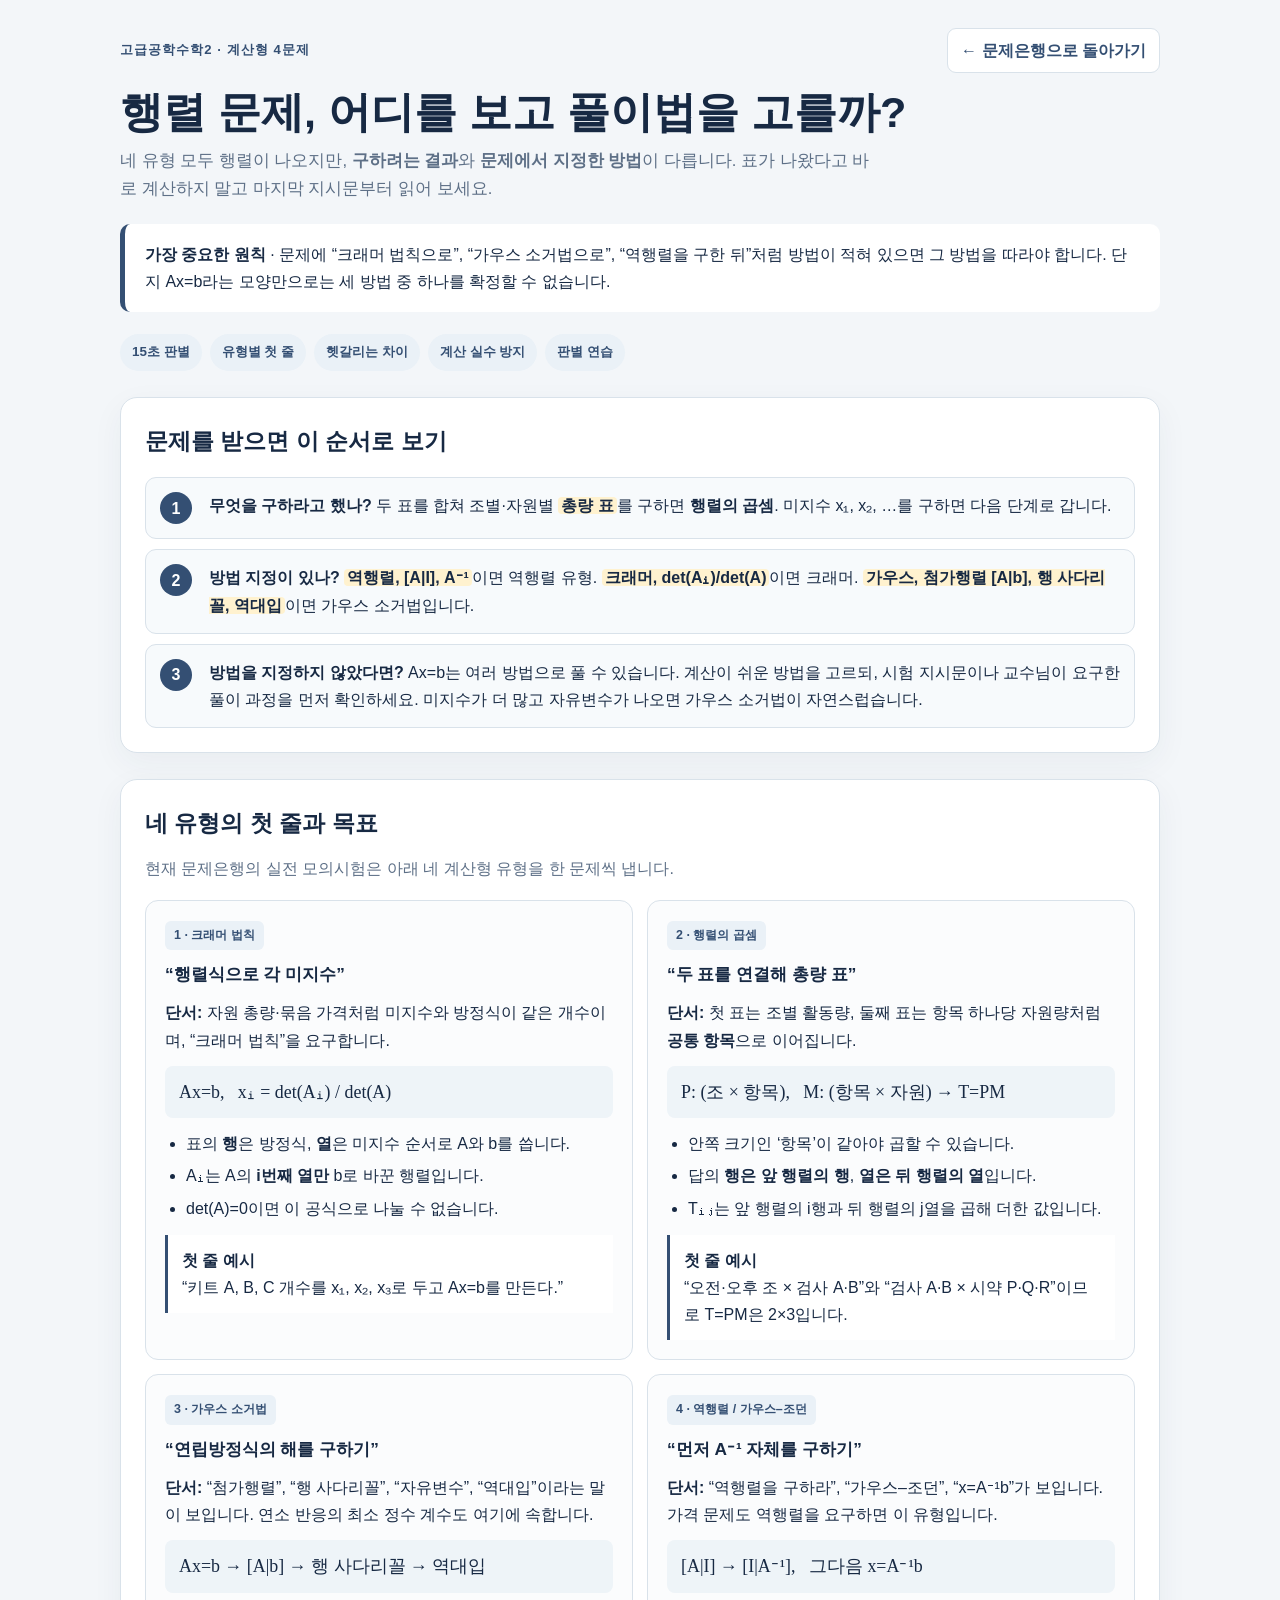
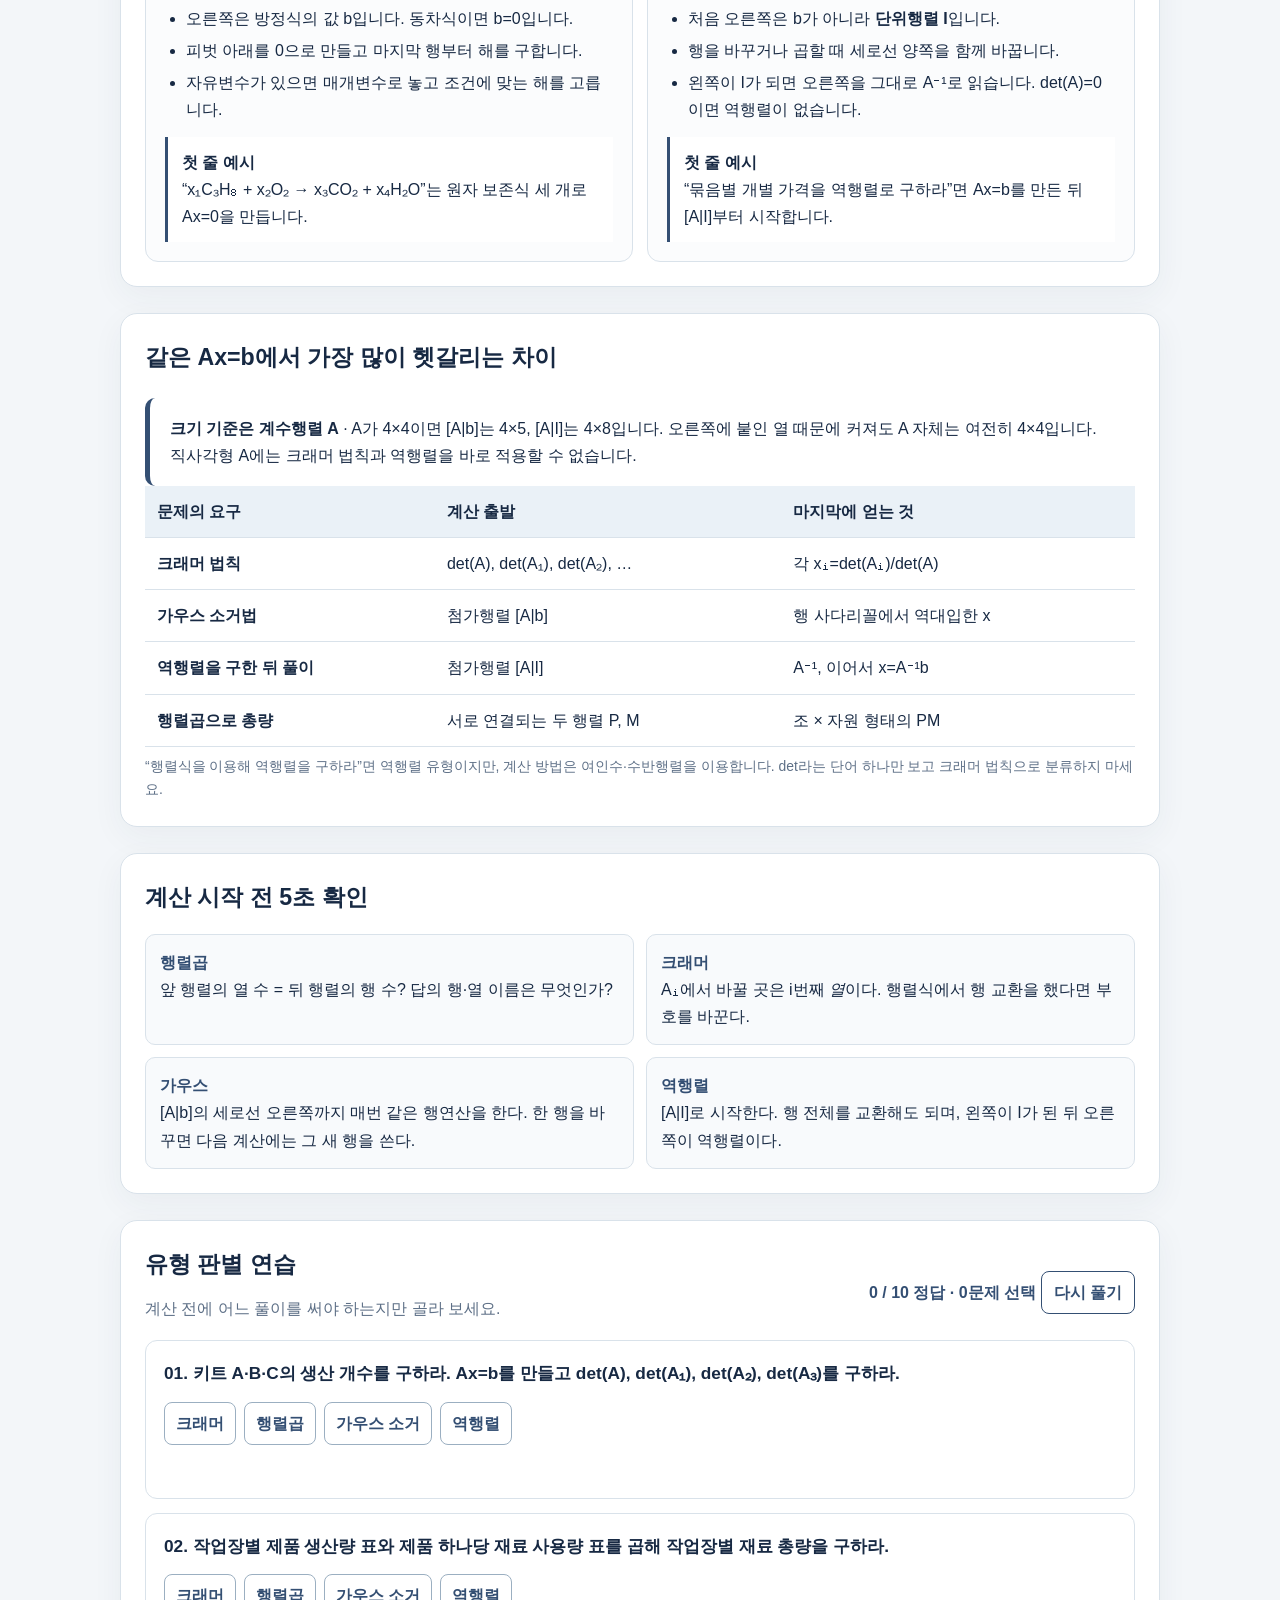
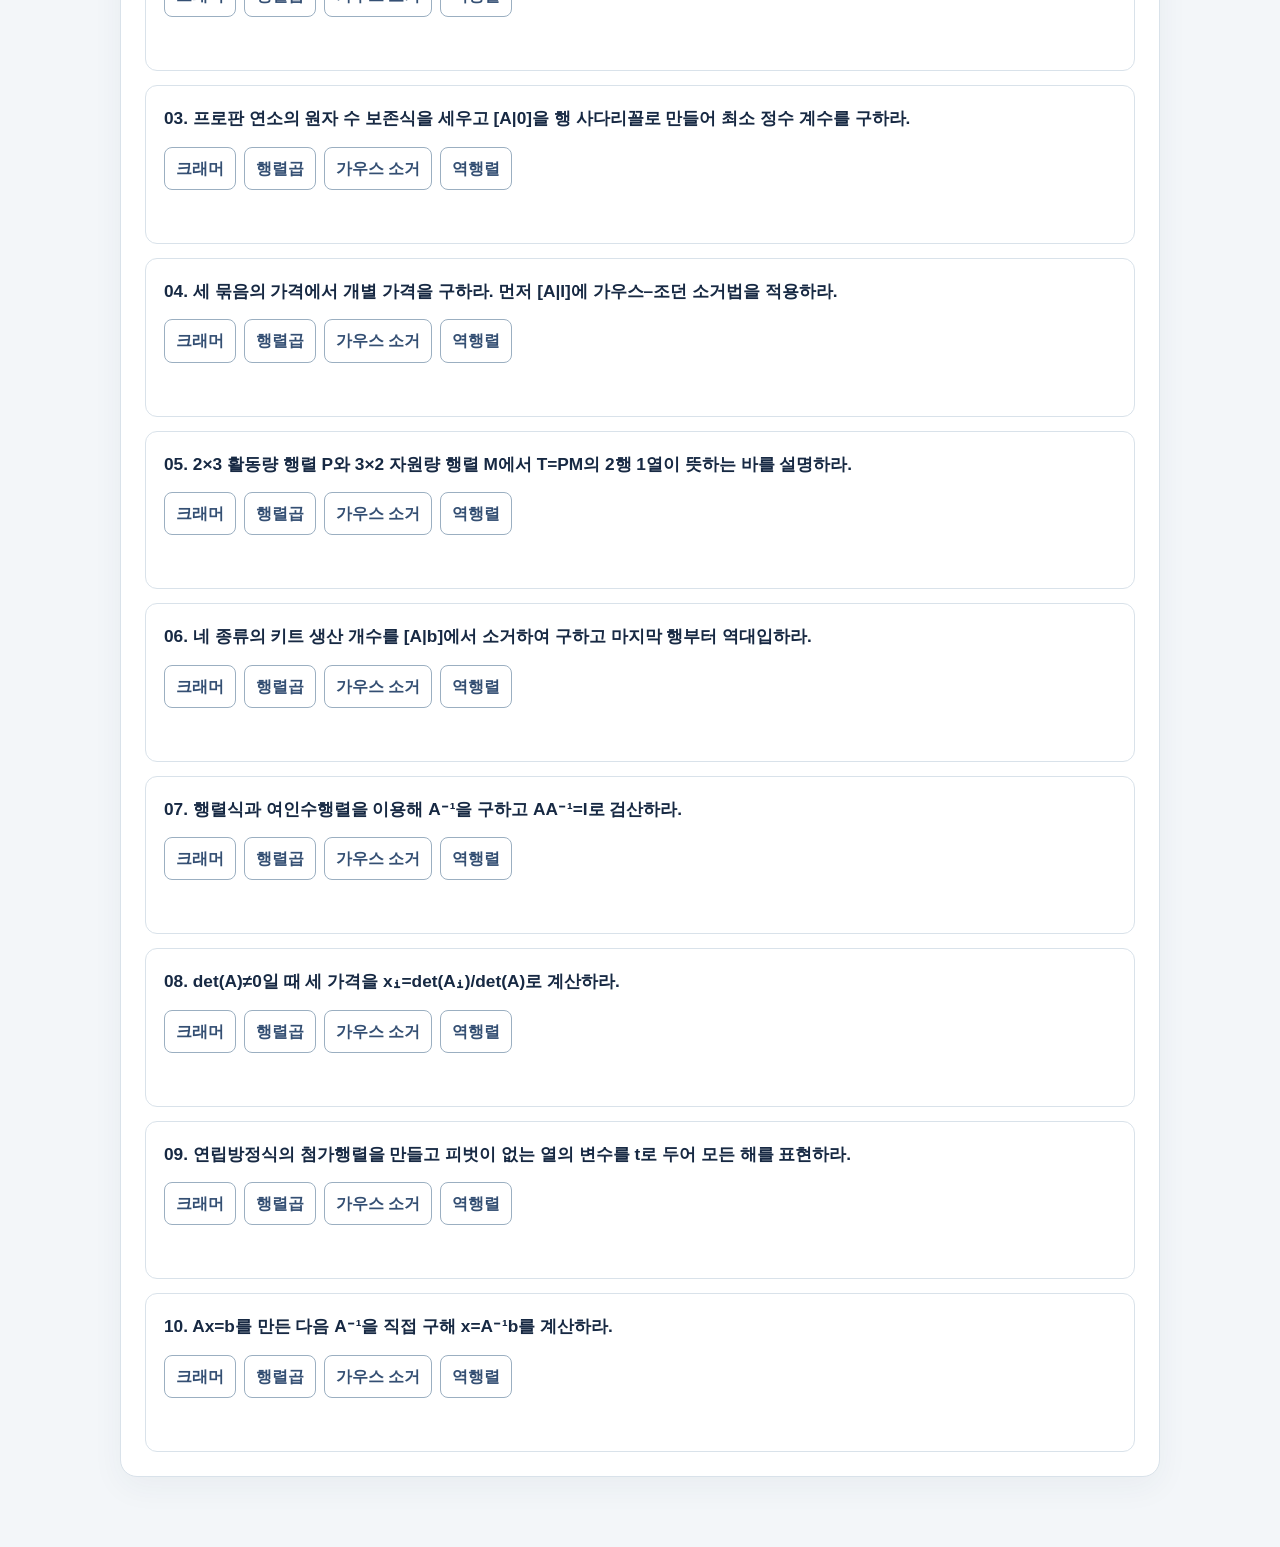
<file: gogongsu-midterm-practice-2026/guide.html>
<!doctype html>
<html lang="ko">
<head>
  <meta charset="utf-8">
  <meta name="robots" content="noindex,nofollow">
  <meta name="viewport" content="width=device-width, initial-scale=1">
  <title>행렬 계산형 4유형 판별 가이드</title>
  <style>
    :root { --ink:#172943; --muted:#5e7087; --blue:#344f73; --pale:#eaf1f7; --line:#d9e2ea; --paper:#fff; --bg:#f3f6f9; --good:#1e7454; --bad:#a43d43; }
    * { box-sizing:border-box; }
    html { scroll-behavior:smooth; }
    body { margin:0; background:var(--bg); color:var(--ink); font-family:"Noto Sans KR","Malgun Gothic",sans-serif; line-height:1.7; }
    button { font:inherit; cursor:pointer; }
    a { color:var(--blue); }
    .wrap { max-width:1080px; margin:auto; padding:28px 20px 70px; }
    .top { display:flex; align-items:center; justify-content:space-between; gap:14px; flex-wrap:wrap; }
    .back { display:inline-block; padding:8px 13px; border:1px solid var(--line); border-radius:9px; background:white; font-weight:800; text-decoration:none; }
    .eyebrow { margin:0; color:var(--blue); font-size:.82rem; font-weight:900; letter-spacing:.08em; }
    h1 { margin:12px 0 8px; font-size:clamp(1.75rem,4vw,2.7rem); line-height:1.25; }
    h2 { margin:0 0 16px; font-size:1.45rem; }
    h3 { margin:0 0 8px; font-size:1.08rem; }
    p { margin:8px 0 0; }
    .lead { color:var(--muted); max-width:760px; font-size:1.04rem; }
    .notice { margin:20px 0 0; padding:17px 20px; background:#fff; border-left:5px solid var(--blue); border-radius:10px; }
    nav { display:flex; gap:8px; flex-wrap:wrap; margin:22px 0 0; }
    nav a { padding:7px 12px; border-radius:99px; background:var(--pale); text-decoration:none; font-weight:800; font-size:.84rem; }
    section { margin-top:26px; padding:24px; border:1px solid var(--line); border-radius:17px; background:var(--paper); box-shadow:0 10px 32px rgba(30,55,77,.05); }
    .sub { margin:-5px 0 18px; color:var(--muted); }
    .flow { display:grid; gap:10px; }
    .step { display:grid; grid-template-columns:36px 1fr; gap:13px; align-items:start; padding:14px; background:#f7fafc; border:1px solid var(--line); border-radius:11px; }
    .step b:first-child { display:grid; place-items:center; width:32px; height:32px; border-radius:50%; background:var(--blue); color:#fff; }
    .step p { margin:0; }
    .key { background:#fff2cf; border-radius:4px; padding:0 3px; font-weight:800; }
    .cards { display:grid; grid-template-columns:repeat(2,minmax(0,1fr)); gap:14px; }
    .card { border:1px solid var(--line); border-radius:13px; padding:19px; background:#fbfcfd; }
    .tag { display:inline-block; padding:4px 9px; border-radius:6px; background:var(--pale); color:var(--blue); font-weight:900; font-size:.78rem; }
    .card h3 { margin:10px 0; }
    .card ul { margin:8px 0 0; padding-left:21px; }
    .card li { margin:5px 0; }
    .math { display:block; margin:12px 0; padding:11px 14px; background:#eef4f8; border-radius:8px; font-family:Cambria,"Times New Roman",serif; font-size:1.12rem; overflow-x:auto; white-space:nowrap; }
    .example { margin-top:13px; padding:12px 14px; border-left:3px solid var(--blue); background:#fff; }
    .example strong { display:block; }
    .table-scroll { overflow-x:auto; }
    table { width:100%; border-collapse:collapse; min-width:620px; }
    th,td { text-align:left; padding:12px; border-bottom:1px solid var(--line); vertical-align:top; }
    th { background:var(--pale); }
    td:first-child { font-weight:900; }
    .tip-grid { display:grid; grid-template-columns:repeat(2,minmax(0,1fr)); gap:12px; }
    .tip { padding:14px; border:1px solid var(--line); border-radius:10px; background:#f8fafc; }
    .tip strong { color:var(--blue); }
    .quiz { display:grid; gap:14px; }
    .quiz-card { padding:18px; border:1px solid var(--line); border-radius:12px; }
    .quiz-card.correct { border-color:#8bceb2; background:#f4fbf7; }
    .quiz-card.wrong { border-color:#deaeb0; background:#fff7f5; }
    .quiz-card h3 { margin:0 0 10px; }
    .choices { display:flex; gap:8px; flex-wrap:wrap; margin-top:13px; }
    .choices button { border:1px solid #9bafc1; border-radius:8px; background:white; color:var(--blue); padding:7px 11px; font-weight:800; }
    .choices button:hover,.choices button:focus-visible { background:var(--pale); }
    .choices button:disabled { opacity:.7; cursor:default; }
    .choices button.picked { border-color:var(--blue); background:var(--blue); color:#fff; opacity:1; }
    .feedback { min-height:25px; margin-top:10px; font-weight:700; }
    .correct .feedback { color:var(--good); }
    .wrong .feedback { color:var(--bad); }
    .quiz-top { display:flex; justify-content:space-between; align-items:center; gap:10px; flex-wrap:wrap; }
    .score { font-weight:900; color:var(--blue); }
    .reset { border:1px solid var(--blue); border-radius:8px; background:white; color:var(--blue); padding:7px 12px; font-weight:800; }
    .small { color:var(--muted); font-size:.87rem; }
    @media(max-width:700px) { .cards,.tip-grid { grid-template-columns:1fr; } section { padding:18px; } }
    @media print { body { background:white; } nav,.back,.choices,.reset { display:none; } section { break-inside:avoid; box-shadow:none; } }
  </style>
</head>
<body>
  <main class="wrap">
    <div class="top"><p class="eyebrow">고급공학수학2 · 계산형 4문제</p><a class="back" href="index.html">← 문제은행으로 돌아가기</a></div>
    <h1>행렬 문제, 어디를 보고 풀이법을 고를까?</h1>
    <p class="lead">네 유형 모두 행렬이 나오지만, <strong>구하려는 결과</strong>와 <strong>문제에서 지정한 방법</strong>이 다릅니다. 표가 나왔다고 바로 계산하지 말고 마지막 지시문부터 읽어 보세요.</p>
    <div class="notice"><strong>가장 중요한 원칙</strong> · 문제에 “크래머 법칙으로”, “가우스 소거법으로”, “역행렬을 구한 뒤”처럼 방법이 적혀 있으면 그 방법을 따라야 합니다. 단지 Ax=b라는 모양만으로는 세 방법 중 하나를 확정할 수 없습니다.</div>
    <nav aria-label="가이드 목차"><a href="#decision">15초 판별</a><a href="#types">유형별 첫 줄</a><a href="#compare">헷갈리는 차이</a><a href="#mistakes">계산 실수 방지</a><a href="#quiz">판별 연습</a></nav>

    <section id="decision">
      <h2>문제를 받으면 이 순서로 보기</h2>
      <div class="flow">
        <div class="step"><b>1</b><p><strong>무엇을 구하라고 했나?</strong> 두 표를 합쳐 조별·자원별 <span class="key">총량 표</span>를 구하면 <strong>행렬의 곱셈</strong>. 미지수 x₁, x₂, …를 구하면 다음 단계로 갑니다.</p></div>
        <div class="step"><b>2</b><p><strong>방법 지정이 있나?</strong> <span class="key">역행렬, [A|I], A⁻¹</span>이면 역행렬 유형. <span class="key">크래머, det(Aᵢ)/det(A)</span>이면 크래머. <span class="key">가우스, 첨가행렬 [A|b], 행 사다리꼴, 역대입</span>이면 가우스 소거법입니다.</p></div>
        <div class="step"><b>3</b><p><strong>방법을 지정하지 않았다면?</strong> Ax=b는 여러 방법으로 풀 수 있습니다. 계산이 쉬운 방법을 고르되, 시험 지시문이나 교수님이 요구한 풀이 과정을 먼저 확인하세요. 미지수가 더 많고 자유변수가 나오면 가우스 소거법이 자연스럽습니다.</p></div>
      </div>
    </section>

    <section id="types">
      <h2>네 유형의 첫 줄과 목표</h2>
      <p class="sub">현재 문제은행의 실전 모의시험은 아래 네 계산형 유형을 한 문제씩 냅니다.</p>
      <div class="cards">
        <article class="card"><span class="tag">1 · 크래머 법칙</span><h3>“행렬식으로 각 미지수”</h3>
          <p><strong>단서:</strong> 자원 총량·묶음 가격처럼 미지수와 방정식이 같은 개수이며, “크래머 법칙”을 요구합니다.</p>
          <span class="math">Ax=b, &nbsp; xᵢ = det(Aᵢ) / det(A)</span>
          <ul><li>표의 <strong>행</strong>은 방정식, <strong>열</strong>은 미지수 순서로 A와 b를 씁니다.</li><li>Aᵢ는 A의 <strong>i번째 열만</strong> b로 바꾼 행렬입니다.</li><li>det(A)=0이면 이 공식으로 나눌 수 없습니다.</li></ul>
          <div class="example"><strong>첫 줄 예시</strong> “키트 A, B, C 개수를 x₁, x₂, x₃로 두고 Ax=b를 만든다.”</div>
        </article>
        <article class="card"><span class="tag">2 · 행렬의 곱셈</span><h3>“두 표를 연결해 총량 표”</h3>
          <p><strong>단서:</strong> 첫 표는 조별 활동량, 둘째 표는 항목 하나당 자원량처럼 <strong>공통 항목</strong>으로 이어집니다.</p>
          <span class="math">P: (조 × 항목), &nbsp; M: (항목 × 자원) → T=PM</span>
          <ul><li>안쪽 크기인 ‘항목’이 같아야 곱할 수 있습니다.</li><li>답의 <strong>행은 앞 행렬의 행</strong>, <strong>열은 뒤 행렬의 열</strong>입니다.</li><li>Tᵢⱼ는 앞 행렬의 i행과 뒤 행렬의 j열을 곱해 더한 값입니다.</li></ul>
          <div class="example"><strong>첫 줄 예시</strong> “오전·오후 조 × 검사 A·B”와 “검사 A·B × 시약 P·Q·R”이므로 T=PM은 2×3입니다.</div>
        </article>
        <article class="card"><span class="tag">3 · 가우스 소거법</span><h3>“연립방정식의 해를 구하기”</h3>
          <p><strong>단서:</strong> “첨가행렬”, “행 사다리꼴”, “자유변수”, “역대입”이라는 말이 보입니다. 연소 반응의 최소 정수 계수도 여기에 속합니다.</p>
          <span class="math">Ax=b → [A|b] → 행 사다리꼴 → 역대입</span>
          <ul><li>오른쪽은 방정식의 값 b입니다. 동차식이면 b=0입니다.</li><li>피벗 아래를 0으로 만들고 마지막 행부터 해를 구합니다.</li><li>자유변수가 있으면 매개변수로 놓고 조건에 맞는 해를 고릅니다.</li></ul>
          <div class="example"><strong>첫 줄 예시</strong> “x₁C₃H₈ + x₂O₂ → x₃CO₂ + x₄H₂O”는 원자 보존식 세 개로 Ax=0을 만듭니다.</div>
        </article>
        <article class="card"><span class="tag">4 · 역행렬 / 가우스–조던</span><h3>“먼저 A⁻¹ 자체를 구하기”</h3>
          <p><strong>단서:</strong> “역행렬을 구하라”, “가우스–조던”, “x=A⁻¹b”가 보입니다. 가격 문제도 역행렬을 요구하면 이 유형입니다.</p>
          <span class="math">[A|I] → [I|A⁻¹], &nbsp; 그다음 x=A⁻¹b</span>
          <ul><li>처음 오른쪽은 b가 아니라 <strong>단위행렬 I</strong>입니다.</li><li>행을 바꾸거나 곱할 때 세로선 양쪽을 함께 바꿉니다.</li><li>왼쪽이 I가 되면 오른쪽을 그대로 A⁻¹로 읽습니다. det(A)=0이면 역행렬이 없습니다.</li></ul>
          <div class="example"><strong>첫 줄 예시</strong> “묶음별 개별 가격을 역행렬로 구하라”면 Ax=b를 만든 뒤 [A|I]부터 시작합니다.</div>
        </article>
      </div>
    </section>

    <section id="compare">
      <h2>같은 Ax=b에서 가장 많이 헷갈리는 차이</h2>
      <div class="notice"><strong>크기 기준은 계수행렬 A</strong> · A가 4×4이면 [A|b]는 4×5, [A|I]는 4×8입니다. 오른쪽에 붙인 열 때문에 커져도 A 자체는 여전히 4×4입니다. 직사각형 A에는 크래머 법칙과 역행렬을 바로 적용할 수 없습니다.</div>
      <div class="table-scroll"><table><thead><tr><th>문제의 요구</th><th>계산 출발</th><th>마지막에 얻는 것</th></tr></thead><tbody>
        <tr><td>크래머 법칙</td><td>det(A), det(A₁), det(A₂), …</td><td>각 xᵢ=det(Aᵢ)/det(A)</td></tr>
        <tr><td>가우스 소거법</td><td>첨가행렬 [A|b]</td><td>행 사다리꼴에서 역대입한 x</td></tr>
        <tr><td>역행렬을 구한 뒤 풀이</td><td>첨가행렬 [A|I]</td><td>A⁻¹, 이어서 x=A⁻¹b</td></tr>
        <tr><td>행렬곱으로 총량</td><td>서로 연결되는 두 행렬 P, M</td><td>조 × 자원 형태의 PM</td></tr>
      </tbody></table></div>
      <p class="small">“행렬식을 이용해 역행렬을 구하라”면 역행렬 유형이지만, 계산 방법은 여인수·수반행렬을 이용합니다. det라는 단어 하나만 보고 크래머 법칙으로 분류하지 마세요.</p>
    </section>

    <section id="mistakes">
      <h2>계산 시작 전 5초 확인</h2>
      <div class="tip-grid">
        <div class="tip"><strong>행렬곱</strong><br>앞 행렬의 열 수 = 뒤 행렬의 행 수? 답의 행·열 이름은 무엇인가?</div>
        <div class="tip"><strong>크래머</strong><br>Aᵢ에서 바꿀 곳은 i번째 <em>열</em>이다. 행렬식에서 행 교환을 했다면 부호를 바꾼다.</div>
        <div class="tip"><strong>가우스</strong><br>[A|b]의 세로선 오른쪽까지 매번 같은 행연산을 한다. 한 행을 바꾸면 다음 계산에는 그 새 행을 쓴다.</div>
        <div class="tip"><strong>역행렬</strong><br>[A|I]로 시작한다. 행 전체를 교환해도 되며, 왼쪽이 I가 된 뒤 오른쪽이 역행렬이다.</div>
      </div>
    </section>

    <section id="quiz">
      <div class="quiz-top"><div><h2>유형 판별 연습</h2><p class="sub">계산 전에 어느 풀이를 써야 하는지만 골라 보세요.</p></div><div><span class="score" id="score" aria-live="polite">0 / 10 정답</span> <button class="reset" id="reset" type="button">다시 풀기</button></div></div>
      <div class="quiz" id="quiz-list"></div>
    </section>
  </main>
  <script>
    (() => {
      "use strict";
      const names = { cramer:"크래머", multiply:"행렬곱", gauss:"가우스 소거", inverse:"역행렬" };
      const items = [
        { text:"키트 A·B·C의 생산 개수를 구하라. Ax=b를 만들고 det(A), det(A₁), det(A₂), det(A₃)를 구하라.", answer:"cramer", why:"A의 열을 b로 바꾼 행렬식으로 각 미지수를 구하므로 크래머 법칙입니다." },
        { text:"작업장별 제품 생산량 표와 제품 하나당 재료 사용량 표를 곱해 작업장별 재료 총량을 구하라.", answer:"multiply", why:"두 표의 공통 항목인 제품을 따라 연결하므로 행렬곱입니다." },
        { text:"프로판 연소의 원자 수 보존식을 세우고 [A|0]을 행 사다리꼴로 만들어 최소 정수 계수를 구하라.", answer:"gauss", why:"[A|0], 행 사다리꼴, 자유변수가 단서입니다." },
        { text:"세 묶음의 가격에서 개별 가격을 구하라. 먼저 [A|I]에 가우스–조던 소거법을 적용하라.", answer:"inverse", why:"오른쪽에 I를 붙여 A⁻¹을 만드는 역행렬 문제입니다." },
        { text:"2×3 활동량 행렬 P와 3×2 자원량 행렬 M에서 T=PM의 2행 1열이 뜻하는 바를 설명하라.", answer:"multiply", why:"T=PM의 한 성분은 앞 행의 활동량과 뒤 열의 자원량을 합친 값입니다." },
        { text:"네 종류의 키트 생산 개수를 [A|b]에서 소거하여 구하고 마지막 행부터 역대입하라.", answer:"gauss", why:"[A|b]를 소거하고 역대입하는 것이 가우스 소거법입니다." },
        { text:"행렬식과 여인수행렬을 이용해 A⁻¹을 구하고 AA⁻¹=I로 검산하라.", answer:"inverse", why:"det가 나오지만 목표가 각 미지수가 아니라 A⁻¹ 자체이므로 역행렬 문제입니다." },
        { text:"det(A)≠0일 때 세 가격을 xᵢ=det(Aᵢ)/det(A)로 계산하라.", answer:"cramer", why:"det(Aᵢ)/det(A)는 크래머 법칙의 공식입니다." },
        { text:"연립방정식의 첨가행렬을 만들고 피벗이 없는 열의 변수를 t로 두어 모든 해를 표현하라.", answer:"gauss", why:"피벗과 자유변수를 찾는 소거 문제입니다." },
        { text:"Ax=b를 만든 다음 A⁻¹을 직접 구해 x=A⁻¹b를 계산하라.", answer:"inverse", why:"Ax=b는 여러 방법이 가능하지만 A⁻¹을 직접 요구했으므로 역행렬 유형입니다." }
      ];
      const list = document.getElementById("quiz-list");
      const score = document.getElementById("score");
      const selections = Array(items.length).fill(null);
      function updateScore() {
        const correct = selections.filter((picked,i) => picked === items[i].answer).length;
        const done = selections.filter(Boolean).length;
        score.textContent = correct + " / " + items.length + " 정답 · " + done + "문제 선택";
      }
      function render() {
        list.innerHTML = items.map((item,i) => '<article class="quiz-card" data-index="' + i + '"><h3>' + String(i+1).padStart(2,"0") + '. ' + item.text + '</h3><div class="choices" role="group" aria-label="' + (i+1) + '번 유형 선택">' + Object.entries(names).map(([key,label]) => '<button type="button" data-answer="' + key + '">' + label + '</button>').join("") + '</div><p class="feedback" aria-live="polite"></p></article>').join("");
        updateScore();
      }
      list.addEventListener("click", event => {
        const button = event.target.closest("button[data-answer]");
        if (!button) return;
        const card = button.closest("[data-index]");
        const i = Number(card.dataset.index);
        selections[i] = button.dataset.answer;
        const correct = selections[i] === items[i].answer;
        card.classList.toggle("correct", correct);
        card.classList.toggle("wrong", !correct);
        card.querySelectorAll("button").forEach(choice => { choice.classList.toggle("picked", choice === button); choice.setAttribute("aria-pressed", String(choice === button)); });
        card.querySelector(".feedback").textContent = (correct ? "정답. " : "다시 확인: 정답은 " + names[items[i].answer] + ". ") + items[i].why;
        updateScore();
      });
      document.getElementById("reset").addEventListener("click", () => { selections.fill(null); render(); });
      render();
    })();
  </script>
</body>
</html>
</file>
<file: cmp-microled-guide/style.css>
:root{
  --bg:#f5f8fc;
  --panel:#ffffff;
  --panel2:#f8fbff;
  --text:#1f2937;
  --muted:#667085;
  --line:#d9e2ec;
  --accent:#2563eb;
  --accent2:#059669;
  --warn:#b7791f;
  --danger:#c24141;
  --shadow:0 14px 34px rgba(15,23,42,.08)
}

*{box-sizing:border-box}
html{scroll-behavior:smooth}
body{
  margin:0;
  background:linear-gradient(180deg,#f8fbff 0%,#f5f8fc 55%,#f2f6fa 100%);
  color:var(--text);
  font-family:Inter,Pretendard,"Noto Sans KR",system-ui,-apple-system,sans-serif;
  line-height:1.72
}
.wrap{width:min(1180px,calc(100% - 32px));margin:auto}

.hero{
  padding:72px 0 38px;
  border-bottom:1px solid var(--line);
  background:
    radial-gradient(circle at 80% 15%,rgba(37,99,235,.10),transparent 30%),
    radial-gradient(circle at 10% 20%,rgba(5,150,105,.08),transparent 25%),
    linear-gradient(180deg,#ffffff,#f7fbff)
}
.eyebrow{font-size:12px;letter-spacing:.17em;color:var(--accent);font-weight:800}
.hero h1{font-size:clamp(36px,6vw,68px);line-height:1.05;margin:14px 0 18px;max-width:850px;color:#172033}
.lead{font-size:18px;color:#536174;max-width:850px}
.hero-actions{display:flex;gap:10px;flex-wrap:wrap;margin:28px 0}

.btn{
  display:inline-flex;align-items:center;justify-content:center;
  border:1px solid #cbd7e3;background:#ffffff;color:#334155;
  padding:10px 14px;border-radius:10px;text-decoration:none;font-weight:700;cursor:pointer;
  box-shadow:0 2px 8px rgba(15,23,42,.04)
}
.btn:hover{border-color:var(--accent);color:var(--accent);background:#f8fbff}
.btn.primary{background:var(--accent);color:#fff;border-color:var(--accent)}
.btn.primary:hover{background:#1d4ed8;color:#fff}
.btn.small{font-size:13px;padding:8px 10px}

.progress-card{
  background:rgba(255,255,255,.92);border:1px solid var(--line);padding:18px;border-radius:16px;
  max-width:760px;box-shadow:var(--shadow)
}
.progress-head{display:flex;justify-content:space-between}
.progress{height:9px;background:#e8eef5;border-radius:99px;overflow:hidden;margin:10px 0}
.progress>div{width:0;height:100%;background:linear-gradient(90deg,#2563eb,#10b981);transition:.25s}
small{color:var(--muted)}

main{padding:46px 0 100px}
section{margin:0 0 62px}
h2{font-size:28px;margin:0 0 10px;color:#172033}
h3{margin:0 0 8px;color:#253247}
.section-intro,.section-head p{color:var(--muted);margin-top:0}
.grid{display:grid;gap:14px}
.rules-grid{grid-template-columns:repeat(5,1fr)}

.rule,.metric-card,.phase-card,.warning-box,.final-note{
  border:1px solid var(--line);
  background:linear-gradient(180deg,#ffffff,#fbfdff);
  border-radius:15px;
  box-shadow:0 6px 18px rgba(15,23,42,.045)
}
.rule{padding:17px}
.rule b{
  display:inline-flex;width:32px;height:32px;border-radius:9px;align-items:center;justify-content:center;
  background:#eaf2ff;color:var(--accent);font-size:12px
}
.rule h3{font-size:15px;margin-top:12px}
.rule p{font-size:13px;color:var(--muted);margin:0}

.chips{display:flex;gap:8px;flex-wrap:wrap}
.chip{font-size:12px;padding:5px 9px;border:1px solid;border-radius:99px;font-weight:750}
.source{color:#067647;border-color:#a9dfc6;background:#ecfdf3}
.source2{color:#175cd3;border-color:#b9d3ff;background:#eff6ff}
.assumption{color:#9a6700;border-color:#efd6a5;background:#fff8e7}
.manual{color:#b42318;border-color:#f2b8b5;background:#fff1f0}
.calibration{color:#6941c6;border-color:#d2c2f4;background:#f5f3ff}
.project{color:#176b87;border-color:#b6dce8;background:#eefaff}

.section-head{display:flex;justify-content:space-between;gap:16px;align-items:end}
.phase-list{display:grid;gap:14px}
.phase-card{overflow:hidden}
.phase-top{display:grid;grid-template-columns:auto 1fr auto;gap:14px;align-items:center;padding:18px}
.phase-num{
  width:46px;height:46px;border-radius:12px;background:#eaf2ff;
  display:flex;align-items:center;justify-content:center;font-weight:900;color:var(--accent)
}
.phase-title h3{font-size:19px}
.phase-title p{margin:2px 0 0;color:var(--muted);font-size:14px}
.phase-actions{display:flex;align-items:center;gap:8px}
.status-check{width:20px;height:20px;accent-color:#10b981}
.toggle{
  border:1px solid #cbd7e3;background:#ffffff;color:#344054;
  border-radius:9px;padding:7px 9px;cursor:pointer
}
.toggle:hover{border-color:var(--accent);color:var(--accent);background:#f8fbff}
.phase-body{display:none;border-top:1px solid var(--line);padding:20px;background:#fbfdff}
.phase-card.open .phase-body{display:block}
.phase-body h4{color:#253247;margin:18px 0 7px}
.phase-body ul{margin-top:7px}

.gate{
  border-left:3px solid var(--accent2);padding:10px 14px;background:#ecfdf3;
  border-radius:4px 10px 10px 4px;color:#285c48
}
.gate strong{color:#067647}
.stop{
  border-left:3px solid var(--danger);padding:10px 14px;background:#fff1f0;
  border-radius:4px 10px 10px 4px;color:#8f2e2e
}

.metric-grid{grid-template-columns:repeat(3,1fr)}
.metric-card{padding:20px}
.metric-card.focus{border-color:#8fb5ff;box-shadow:0 0 0 1px rgba(37,99,235,.05) inset,0 8px 20px rgba(37,99,235,.06)}
.formula{
  font-family:"JetBrains Mono",Consolas,monospace;background:#f4f7fb;padding:12px;border-radius:10px;
  border:1px solid #d7e0ea;overflow:auto;color:#174ea6;margin:12px 0
}
.warning-box{
  padding:20px;border-color:#edd19b;
  background:linear-gradient(180deg,#fffaf0,#fff7e6)
}
.warning-box h2{color:var(--warn)}

.table-wrap{overflow:auto;border:1px solid var(--line);border-radius:14px;background:#fff}
table{width:100%;border-collapse:collapse;min-width:820px;background:#ffffff}
th,td{text-align:left;padding:13px 14px;border-bottom:1px solid #e6edf4;vertical-align:top}
th{font-size:12px;color:#475467;background:#f7f9fc;position:sticky;top:0}
td{font-size:13px;color:#475467}

.final-note{
  padding:24px;border-color:#b7decf;
  background:linear-gradient(180deg,#f0fdf7,#ecf9f3)
}
footer{border-top:1px solid var(--line);padding:24px 0;color:var(--muted);font-size:12px;background:#ffffff}
footer .wrap{display:flex;justify-content:space-between;gap:10px;flex-wrap:wrap}

/* upload-driven dashboard */
.flow-row{display:grid;grid-template-columns:1fr auto 1fr auto 1fr auto 1fr auto 1fr;gap:10px;align-items:center;margin:20px 0}
.flow-step{
  min-height:112px;padding:16px;border:1px solid var(--line);border-radius:14px;background:#ffffff;
  display:flex;flex-direction:column;justify-content:center;box-shadow:0 4px 12px rgba(15,23,42,.04)
}
.flow-step b{color:var(--accent);font-size:12px}
.flow-step span{font-weight:800;font-size:16px;color:#253247}
.flow-step small{display:block}
.flow-arrow{color:#98a6b7;font-size:22px}
.title-line{display:flex;gap:10px;align-items:center;flex-wrap:wrap}
.status-badge{display:inline-flex;align-items:center;padding:4px 9px;border-radius:99px;font-size:11px;font-weight:850;border:1px solid}
.status-badge.pending{color:#667085;border-color:#d0d5dd;background:#f9fafb}
.status-badge.in-progress{color:#175cd3;border-color:#b9d3ff;background:#eff6ff}
.status-badge.complete{color:#067647;border-color:#a9dfc6;background:#ecfdf3}
.status-badge.blocked{color:#b42318;border-color:#f2b8b5;background:#fff1f0}
.phase-card.status-complete{border-color:#9fd8be}
.phase-card.status-in-progress{border-color:#9abcf8}
.phase-card.status-blocked{border-color:#e6a6a0}
.artifact-empty{color:var(--muted);font-size:13px}
.artifact-list{display:flex;gap:8px;flex-wrap:wrap}
.artifact-link{
  display:inline-flex;padding:7px 10px;border-radius:9px;border:1px solid #cbd7e3;
  background:#f8fbff;color:#175cd3;text-decoration:none;font-size:13px
}
.artifact-link:hover{border-color:var(--accent);background:#eff6ff}
.phase-links{display:flex;gap:8px;flex-wrap:wrap}
code{font-family:"JetBrains Mono",Consolas,monospace;color:#174ea6;background:#f4f7fb;padding:.08em .3em;border-radius:5px}

/* nested phase subunits */
.subunit-head{display:flex;justify-content:space-between;gap:14px;align-items:end;margin-top:28px;padding-top:18px;border-top:1px solid #dce6ef}
.subunit-head h4{margin:0 0 4px}
.subunit-head p{margin:0;color:var(--muted);font-size:13px}
.subunit-grid{display:grid;grid-template-columns:repeat(2,minmax(0,1fr));gap:12px;margin:14px 0 24px}
.subunit-card{margin:0;padding:15px;border:1px solid #d9e2ec;border-radius:13px;background:#fff;box-shadow:0 3px 10px rgba(15,23,42,.035)}
.subunit-card.status-complete{border-left:4px solid #10b981}
.subunit-card.status-in-progress{border-left:4px solid #3b82f6}
.subunit-card.status-blocked{border-left:4px solid #dc2626}
.subunit-card.status-pending{border-left:4px solid #cbd5e1}
.subunit-top{display:flex;justify-content:space-between;gap:12px;align-items:flex-start}
.subunit-id{font-size:11px;font-weight:900;letter-spacing:.04em;color:#2563eb;margin-bottom:2px}
.subunit-card h5{font-size:15px;line-height:1.35;margin:0;color:#1f2d42}
.subunit-badges{display:flex;gap:5px;flex-wrap:wrap;justify-content:flex-end}
.code-badge{display:inline-flex;align-items:center;padding:4px 8px;border-radius:99px;font-size:10px;font-weight:900;border:1px solid;white-space:nowrap}
.code-badge.ok{color:#067647;border-color:#a9dfc6;background:#ecfdf3}
.code-badge.missing{color:#b42318;border-color:#f2b8b5;background:#fff1f0}
.code-badge.na{color:#667085;border-color:#d0d5dd;background:#f9fafb}
.subunit-summary{font-size:12px;color:#667085;margin:10px 0}
.detail-files{display:flex;gap:6px;flex-wrap:wrap}
.detail-file{display:inline-flex;align-items:center;padding:6px 9px;border-radius:8px;border:1px solid #cbd7e3;background:#f8fbff;color:#175cd3;text-decoration:none;font-size:11px;font-weight:700}
.detail-file:hover{border-color:#2563eb;background:#eff6ff}
.detail-file.kind-cmd,.detail-file.kind-code,.detail-file.kind-par,.detail-file.kind-tcl,.detail-file.kind-py,.detail-file.kind-plt{color:#067647;border-color:#a9dfc6;background:#ecfdf3}
.detail-no-files{font-size:11px;color:#98a2b3}
.code-warning{margin-top:10px;padding:8px 10px;border-radius:8px;background:#fff7ed;border:1px solid #fed7aa;color:#9a3412;font-size:11px;line-height:1.5}

@media(max-width:1000px){
  .rules-grid{grid-template-columns:repeat(2,1fr)}
  .metric-grid{grid-template-columns:1fr}
  .phase-top{grid-template-columns:auto 1fr}
  .phase-actions{grid-column:2}
  .flow-row{grid-template-columns:1fr 1fr}
  .flow-arrow{display:none}
  .subunit-grid{grid-template-columns:1fr}
}
@media(max-width:620px){
  .rules-grid{grid-template-columns:1fr}
  .hero{padding-top:48px}
  .phase-top{grid-template-columns:1fr}
  .phase-num{width:38px;height:38px}
  .phase-actions{grid-column:1}
  .section-head{align-items:flex-start;flex-direction:column}
  .flow-row{grid-template-columns:1fr}
  .subunit-head{align-items:flex-start;flex-direction:column}
  .subunit-top{flex-direction:column}
  .subunit-badges{justify-content:flex-start}
}
</file>
<file: cmp-microled-guide/submit.css>
.login-btn{display:inline-flex;align-items:center;gap:8px;background:#24292f;color:#fff;border-color:#24292f}.login-btn:hover{background:#111820;color:#fff;border-color:#111820}.submission-center{border:1px solid var(--line);background:#fff;border-radius:18px;padding:24px;box-shadow:var(--shadow)}.submission-head{display:flex;justify-content:space-between;gap:18px;align-items:flex-start;margin-bottom:18px}.submission-head p{margin:4px 0 0;color:var(--muted)}.submission-grid{display:grid;grid-template-columns:1fr 1fr;gap:16px}.field{display:flex;flex-direction:column;gap:7px}.field.full{grid-column:1/-1}.field label{font-size:13px;font-weight:800;color:#344054}.field select,.field input[type="text"],.field textarea{width:100%;border:1px solid #cbd7e3;border-radius:10px;background:#fff;color:#1f2937;padding:11px 12px;font:inherit}.field textarea{min-height:150px;resize:vertical}.field input[type="file"]{width:100%;border:1px dashed #b7c6d6;border-radius:12px;background:#f8fbff;padding:14px}.helper{font-size:12px;color:var(--muted)}.submission-actions{display:flex;gap:10px;flex-wrap:wrap;margin-top:18px}.submission-actions .btn{min-height:42px}.submit-primary{background:#2563eb!important;color:#fff!important;border-color:#2563eb!important}.submit-secondary{background:#eef4ff!important;color:#175cd3!important;border-color:#b9d3ff!important}.copy-status{margin-top:12px;min-height:22px;font-size:13px;color:#067647;font-weight:700}.submission-note{margin-top:18px;padding:13px 15px;border-radius:12px;background:#fff8e7;border:1px solid #efd6a5;color:#805600;font-size:13px}.paper-link{color:#175cd3;text-decoration:none;font-weight:750}.paper-link:hover{text-decoration:underline}.paper-actions{display:flex;gap:7px;flex-wrap:wrap;margin-top:5px}.paper-badge{display:inline-flex;padding:3px 7px;border-radius:7px;background:#eff6ff;border:1px solid #b9d3ff;color:#175cd3;text-decoration:none;font-size:11px;font-weight:800}.paper-status.verified{background:#ecfdf3;border-color:#a9dfc6;color:#067647}.paper-status.oa-status{background:#f5f3ff;border-color:#d2c2f4;color:#6941c6}

/* project pipeline */
.rules::before{display:none!important;content:none!important}
.project-pipeline{
  margin:0 0 62px;
  padding:26px 28px 30px;
  border:1px solid var(--line);
  border-radius:18px;
  background:linear-gradient(180deg,#ffffff,#f8fbff);
  box-shadow:0 10px 28px rgba(15,23,42,.055)
}
.pipeline-heading{display:flex;align-items:end;justify-content:space-between;gap:24px;margin-bottom:22px}
.pipeline-heading h2{margin:0;font-size:27px;color:#172033}
.pipeline-heading p{margin:0;max-width:760px;color:var(--muted);font-size:14px;text-align:right;line-height:1.65}
.pipeline-grid{
  display:grid;
  grid-template-columns:minmax(0,1fr) 26px minmax(0,1fr) 26px minmax(0,1fr) 26px minmax(0,1fr) 26px minmax(0,1fr) 26px minmax(0,1fr);
  gap:8px;
  align-items:stretch
}
.pipeline-step{
  position:relative;
  min-height:138px;
  padding:18px 16px 16px;
  border:1px solid #d8e3f0;
  border-radius:14px;
  background:#fff;
  box-shadow:0 4px 12px rgba(15,23,42,.035);
  display:flex;
  flex-direction:column;
  justify-content:center
}
.pipeline-step b{
  position:absolute;
  top:12px;
  left:14px;
  display:inline-flex;
  align-items:center;
  justify-content:center;
  min-width:30px;
  height:24px;
  padding:0 7px;
  border-radius:7px;
  background:#eaf2ff;
  color:#2563eb;
  font-size:11px;
  letter-spacing:.04em
}
.pipeline-step strong{display:block;margin-top:18px;color:#1f2d42;font-size:15px;line-height:1.45}
.pipeline-step span{display:block;margin-top:7px;color:#667085;font-size:12px;line-height:1.5}
.pipeline-arrow{display:flex;align-items:center;justify-content:center;color:#93a4b8;font-size:24px;font-weight:800}
.pipeline-step-result{border-color:#a9dfc6;background:#f2fcf7}
.pipeline-step-result b{background:#dcf7e9;color:#067647}
.pipeline-step-final{border-color:#17336b;background:#17336b}
.pipeline-step-final b{background:rgba(255,255,255,.14);color:#fff}
.pipeline-step-final strong{color:#fff}
.pipeline-step-final span{color:#d9e5ff}

/* professor-facing wording: keep content clear without labeling it as 'easy' */
#workflow .section-head p{display:none}
#phaseList>.gate>strong{font-size:0}
#phaseList>.gate>strong::after{content:"연구 단계 요약";font-size:16px}
#workflow button.toggle:not(.vault-phase-btn){font-size:0;min-width:88px}
#workflow button.toggle:not(.vault-phase-btn)::after{content:"내용 보기";font-size:13px}
#workflow .phase-card.open button.toggle:not(.vault-phase-btn)::after{content:"접기"}
#workflow .phase-body>div[style*="padding:14px"]>strong{font-size:0}
#workflow .phase-body>div[style*="padding:14px"]>strong::after{content:"핵심 내용";font-size:13px}
#workflow .subunit-head h4{font-size:0}
#workflow .subunit-head h4::after{content:"세부 소단원";font-size:16px}
#workflow .subunit-head p{display:none}
#workflow .subunit-card div[style*="margin:10px"] strong{font-size:0}
#workflow .subunit-card div[style*="margin:10px"] strong::after{content:"핵심 내용";font-size:12px}

@media(max-width:1120px){
  .pipeline-heading{align-items:flex-start;flex-direction:column;gap:6px}
  .pipeline-heading p{text-align:left}
  .pipeline-grid{grid-template-columns:repeat(3,minmax(0,1fr));gap:12px}
  .pipeline-arrow{display:none}
}
@media(max-width:760px){
  .submission-grid{grid-template-columns:1fr}.field.full{grid-column:1}.submission-head{flex-direction:column}
  .project-pipeline{padding:21px 18px 22px}
  .pipeline-grid{grid-template-columns:1fr}
  .pipeline-step{min-height:112px}
}
</file>
